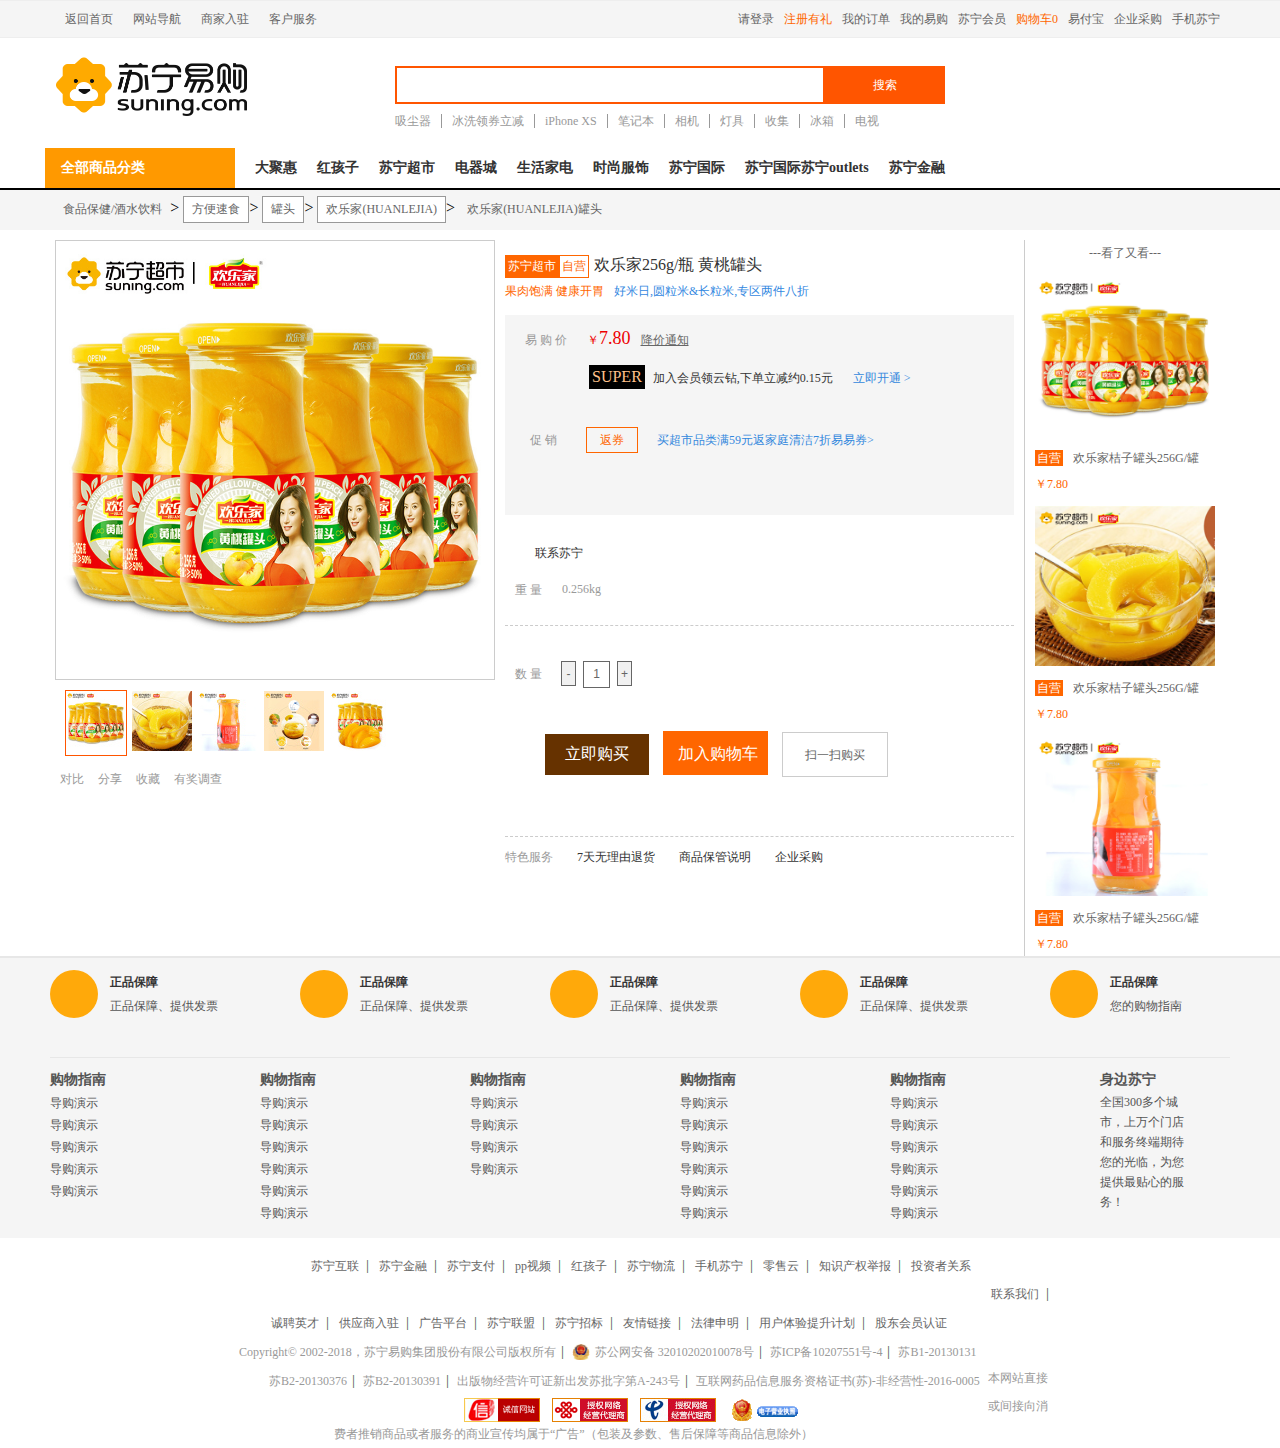
<file: businessWeb/detail.html>
<!DOCTYPE html>
<html>
	<head>
		<meta charset="UTF-8">
		<title></title>
		<link rel="stylesheet" href="css/detail.css" />
		<link rel="stylesheet" href="css/footer.css" />
		<link rel="stylesheet" href="//at.alicdn.com/t/font_863587_k14b5i12ie.css" />
		
	</head>
	<body>
		<div class="nav">
			<div class="nav_con">
				<ul class=nav_L>
					<li><a href="index.html"><b class="shop_suning shop-dingweiweizhi"></b>返回首页</a></li>
					<li class="xiala">
						网站导航<i class="shop_suning shop-pull_down"></i>
						<div class="daohangbiao"></div><!--导航表-->
					</li>
					<li class="xiala"><a href="login.html">商家入驻<i class="shop_suning shop-pull_down"></i></a></li>
					<li class="xiala">客户服务<i class="shop_suning shop-pull_down"></i></li>
				</ul>
				<ul class=nav_R>
					<li><a href="login.html">请登录</a></li>
					<li class="color"><a href="sign.html">注册有礼</a></li>
					<li class="xiala"><a href="login.html">我的订单<i class="shop_suning shop-pull_down"></i></a></li>
					<li class="xiala"><a href="login.html">我的易购<i class="shop_suning shop-pull_down"></i></a></li>
					<li><a href="login.html">苏宁会员</a></li>
					<li class="xiala color"><a href="shop_car.html"><b class="shop_suning shop-iconfont08"></b>购物车<p>0</p><i class="shop_suning shop-pull_down"></i></a></li>
					<li><a href="login.html">易付宝</a></li>
					<li><a href="login.html">企业采购</a></li>
					<li class="xiala"><a href="login.html">手机苏宁<i class="shop_suning shop-pull_down"></i></a></li>
				</ul>
			</div>
		</div>
		<div class="header">
			<a href="index.html">
				<img src="images/logo.png" alt="" />
			</a>
			<div class="header_R">
				<div class="sousuo">
					<span class="shop_suning shop-sousuo1"></span>
					<input type="text" />
					<button>搜索</button>
				</div>
				<div class="sousuo_kind">
					<li>吸尘器</li>
					<li>冰洗领券立减</li>
					<li>iPhone XS</li>
					<li>笔记本</li>
					<li>相机</li>
					<li>灯具</li>
					<li>收集</li>
					<li>冰箱</li>
					<li>电视</li>
				</div>
			</div>
		</div>
		<div class="all">
			<div class="all_shop"><a href=""><i class="shop_suning shop-mulu1"></i>全部商品分类</a></div>
			<ul class="all_tit">
				<li><a href="">大聚惠</a></li>
				<li><a href="">红孩子</a></li>
				<li><a href="">苏宁超市<i class="shop_suning shop-red"></i></a></li>
				<li><a href="">电器城</a></li>
				<li><a href="">生活家电</a></li>
				<li><a href="">时尚服饰</a></li>
				<li><a href="">苏宁国际</a></li>
				<li><a href="">苏宁国际苏宁outlets</a></li>
				<li><a href="">苏宁金融</a></li>
			</ul>
		</div>
		<div class="title">
			<div class="title_con">
				<a href="">食品保健/酒水饮料 </a>>
				<a href="" class="change">方便速食<i class="shop_suning shop-xiala"></i></a>>
				<a href="" class="change">罐头<i class="shop_suning shop-xiala"></i></a>>
				<a href="" class="change">欢乐家(HUANLEJIA)<i class="shop_suning shop-xiala"></i></a>>
				<a href="">欢乐家(HUANLEJIA)罐头</a>
			</div>
		</div>
		<div class="detail">
			<div class="box">
			    <div class="show-image">
			        <img src="images/big1.jpg" alt="">
			        <span class="filter"></span>			       
			    </div>
			    <div class="show-big-image">
			           <img src="images/largest1.jpg" alt="" id="big-image">
			   	</div>
			    <ul class="img-box">
			        <li class="active"><img src="images/small1.jpg" alt=""></li>
			        <li><img src="images/small2.jpg" alt=""></li>
			        <li ><img src="images/small3.jpg" alt=""></li>
			        <li><img src="images/small4.jpg" alt=""></li>
			        <li><img src="images/small5.jpg" alt=""></li>
			    </ul>
			    <div class="fenxiang">
			    	<a href=""><i class="shop_suning shop-red"></i>对比</a>
			    	<a href=""><i class="shop_suning shop-red"></i>分享</a>
			    	<a href=""><i class="shop_suning shop-red"></i>收藏</a>
			    	<a href=""><i class="shop_suning shop-red"></i>有奖调查</a>
			    </div>
    		</div>
    		<div class="xinxi">
    			<span class="xinxi-tit"><i>苏宁超市</i><b>自营</b><p class="shopname">欢乐家256g/瓶 黄桃罐头</p></span>
    			<span class="youhui"><b>果肉饱满 健康开胃</b><p>好米日,圆粒米&长粒米,专区两件八折</p></span>
    			<div class="xinxi-price">
    				<span class="yigoujia">
    					<p>易 购 价</p><i>￥</i><b class="shopprice">7.80</b><a href="">降价通知</a>
    				</span>
    				<span class="super"><i>SUPER</i>加入会员领云钻,下单立减约0.15元<a href="">立即开通 ></a></span>
    				<span class="cuxiao">
	    				<p>促 销</p>
	    				<b>返券</b>
	    				<i class="shop_suning shop-shuangjiantou"></i>
	    				<a href="">买超市品类满59元返家庭清洁7折易易券></a>
	    			</span>
    			</div>
    			<div class="weight">
    				<a><i class="shop_suning shop-ren"></i>联系苏宁</a>
    				<p>重 量</p><p>0.256kg</p>
    			</div>
    			<div class="add">
    				<div class="add-num">
    					<p>数 量</p>
    					<button class="reduce">-</button>
    					<input class="count" type="text" value="1">
    					<button class="augment">+</button>
    				</div>
    				<div class="add-car">
    					<button class="buy">立即购买</button>
    					<button class="car" attr-id="1"><i class="shop_suning shop-gouwuche"></i>加入购物车</button>
    					<span class="erweima"><i class="shop_suning shop-erweima1"></i>扫一扫购买<i class="shop_suning shop-pull_down"></i>
    						<img src="images/erweima.png" alt="" />
    					</span>
    				</div>
    			</div>
    			<div class="ser">
    				<p>特色服务</p>
    				<p><i class="shop_suning shop-tui"></i><a href="">7天无理由退货</a><b>无理由退货,购物更放心</b></p>
    				<p><i class="shop_suning shop-cun"></i><a href="">商品保管说明</a><b>商品保管说明</b></p>
    				<p><i class="shop_suning shop-qiye"></i><a href="">企业采购</a><b>针对企业客户采购的专业服务</b></p>
    			</div>
    		</div>
    		<div class="see">
    			<div class="see-tit">
    				<p>---看了又看---</p>
    			</div>
    			<div class="see-pic">
    				<a href="detail.html">
    					<img src="images/big1.jpg" alt="" />
	    				<p><i>自营</i>欢乐家桔子罐头256G/罐</p>
	    				<b>￥7.80</b>
    				</a>
    			</div>
    			<div class="see-pic">
    				<img src="images/big2.jpg" alt="" />
    				<p><i>自营</i>欢乐家桔子罐头256G/罐</p>
    				<b>￥7.80</b>
    			</div>
    			<div class="see-pic">
    				<img src="images/big3.jpg" alt="" />
    				<p><i>自营</i>欢乐家桔子罐头256G/罐</p>
    				<b>￥7.80</b>
    			</div>
    		</div>
		</div>
		<script type="text/javascript" src="js/jquery.js">
			
		</script>
		<script src="js/detail.js"></script>
		
		<script src="js/add.js"></script>
		<!--<script src="js/shop.js"></script>-->
		<script>
			big.init('.box');
		</script>
		<!--<script> 
			shopList.init('.xinxi');
		</script>-->
		<div class="service"></div>
		<div class="footer"></div>
		<script>
			$('.service').load('footer.html .service');
		   	$('.footer').load('footer.html .footer');	
   		</script>
	</body>
</html>
</file>
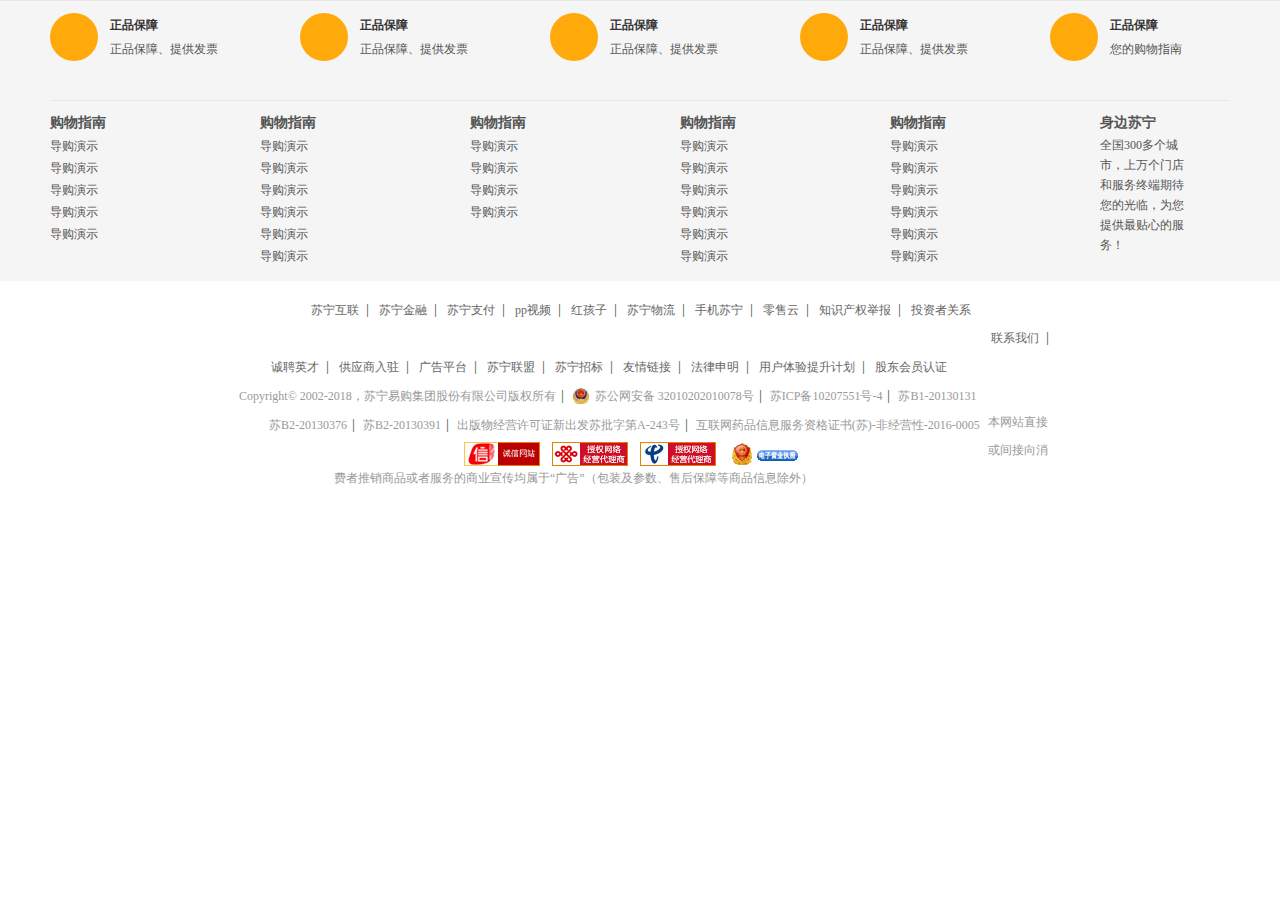
<file: businessWeb/footer.html>
<!DOCTYPE html>
<html>
	<head>
		<meta charset="UTF-8">
		<title></title>
		<link rel="stylesheet" href="css/footer.css" />
		<link rel="stylesheet" href="//at.alicdn.com/t/font_863587_ugt0l0mwcir.css" />
	</head>
	<body>
		<div class="service">
			<div class="service_con">
				<div class="service_top">
					<div class="service_t">
						<span class="ima">
							<a href="">
								<i class="shop_suning shop-301"></i>
							</a>
						</span>
						<span class="word">
							<a href="">正品保障</a>
							<p>正品保障、提供发票</p>
						</span>
					</div>
					<div class="service_t">
						<span class="ima">
							<a href="">
								<i class="shop_suning shop-jisuwuliu"></i>
							</a>
						</span>
						<span class="word">
							<a href="">正品保障</a>
							<p>正品保障、提供发票</p>
						</span>
					</div>
					<div class="service_t">
						<span class="ima">
							<a href="">
								<i class="shop_suning shop-shouhouwuyou"></i>
							</a>
						</span>
						<span class="word">
							<a href="">正品保障</a>
							<p>正品保障、提供发票</p>
						</span>
					</div>
					<div class="service_t">
						<span class="ima">
							<a href="">
								<i class="shop_suning shop-tesefuwu"></i>
							</a>
						</span>
						<span class="word">
							<a href="">正品保障</a>
							<p>正品保障、提供发票</p>
						</span>
					</div>
					<div class="service_t service_change">
						<span class="ima">
							<a href="">
								<i class="shop_suning shop-bangzhuzhongxin"></i>
							</a>
						</span>
						<span class="word">
							<a href="">正品保障</a>
							<p>您的购物指南</p>
						</span>
					</div>
				</div>
				<div class="service_bottom">
					<div class="service_b">
						<h5>购物指南</h5>
						<span>
							<a href="">导购演示</a>
							<a href="">导购演示</a>
							<a href="">导购演示</a>
							<a href="">导购演示</a>
							<a href="">导购演示</a>
						</span>
					</div>
					<div class="service_b">
						<h5>购物指南</h5>
						<span>
							<a href="">导购演示</a>
							<a href="">导购演示</a>
							<a href="">导购演示</a>
							<a href="">导购演示</a>
							<a href="">导购演示</a>
							<a href="">导购演示</a>
						</span>
					</div>
					<div class="service_b">
						<h5>购物指南</h5>
						<span>
							<a href="">导购演示</a>
							<a href="">导购演示</a>
							<a href="">导购演示</a>
							<a href="">导购演示</a>
						</span>
					</div>
					<div class="service_b">
						<h5>购物指南</h5>
						<span>
							<a href="">导购演示</a>
							<a href="">导购演示</a>
							<a href="">导购演示</a>
							<a href="">导购演示</a>
							<a href="">导购演示</a>
							<a href="">导购演示</a>
						</span>
					</div>
					<div class="service_b">
						<h5>购物指南</h5>
						<span>
							<a href="">导购演示</a>
							<a href="">导购演示</a>
							<a href="">导购演示</a>
							<a href="">导购演示</a>
							<a href="">导购演示</a>
							<a href="">导购演示</a>
						</span>
					</div>
					<div class="service_dif">
						<h5>身边苏宁</h5>
						<a href="">全国300多个城市，上万个门店和服务终端期待您的光临，为您提供最贴心的服务！</a>
					</div>
				</div>
			</div>
		</div>
		<div class="footer">
			<div class="footer_1">
				<li><a href="">苏宁互联</a></li>
				<li><a href="">苏宁金融</a></li>
				<li><a href="">苏宁支付</a></li>
				<li><a href="">pp视频</a></li>
				<li><a href="">红孩子</a></li>
				<li><a href="">苏宁物流</a></li>
				<li><a href="">手机苏宁</a></li>
				<li><a href="">零售云</a></li>
				<li><a href="">知识产权举报</a></li>
				<li><a href="" class="nobd">投资者关系</a></li>
			</div>
			<div class="footer_2">
				<li><a href="">联系我们</a></li>
				<li><a href="">诚聘英才</a></li>
				<li><a href="">供应商入驻</a></li>
				<li><a href="">广告平台</a></li>
				<li><a href="">苏宁联盟</a></li>
				<li><a href="">苏宁招标</a></li>
				<li><a href="">友情链接</a></li>
				<li><a href="">法律申明</a></li>
				<li><a href="">用户体验提升计划</a></li>
				<li><a href="" class="nobd">股东会员认证</a></li>
			</div>
			<div class="footer_3">
				<a>Copyright© 2002-2018，苏宁易购集团股份有限公司版权所有</a>
				<a href="">
					<img src="images/beianbgs.png" alt="">
					<p class="su">苏公网安备 32010202010078号</p>
				</a>
				<a href="">苏ICP备10207551号-4</a>
				<a href="" class="nobd">苏B1-20130131</a>
			</div>
			<div class="footer_4">
				<a href="">苏B2-20130376</a>
				<a href="">苏B2-20130391</a>
				<a href="">出版物经营许可证新出发苏批字第A-243号</a>
				<a href="" class="nobd">互联网药品信息服务资格证书(苏)-非经营性-2016-0005</a>
			</div>
			<div class="footer_5">
				<p>本网站直接或间接向消费者推销商品或者服务的商业宣传均属于“广告”（包装及参数、售后保障等商品信息除外）</p>
			</div>
			<div class="footer_6">
				<img src="images/chengxin.png" alt="" >
				<img src="images/unicom.png" alt="" >
				<img src="images/dianxin.jpg" alt="" >
				<img src="images/dianzi.png" alt="" >
			</div>
		</div>
	</body>
</html>
</file>
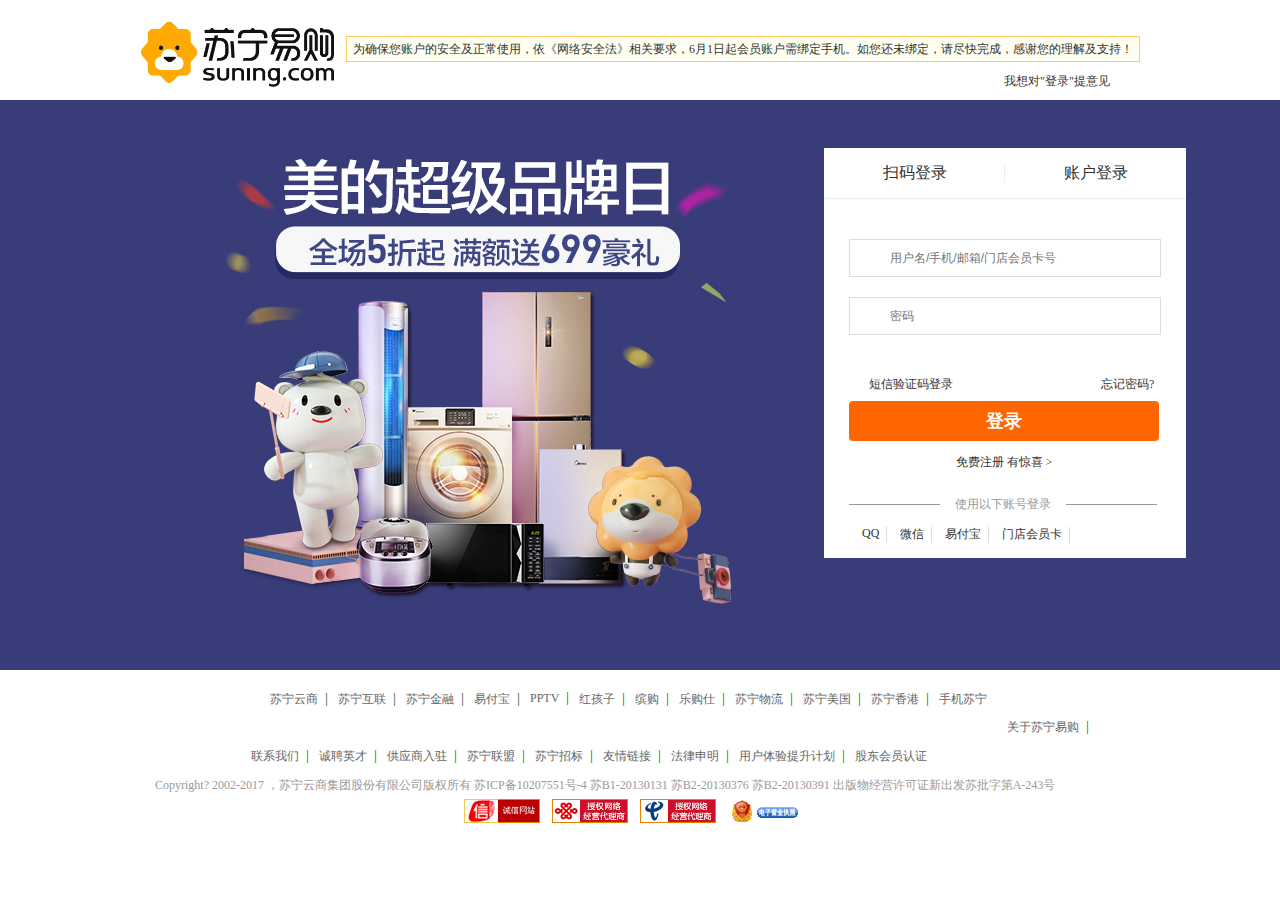
<file: businessWeb/login.html>
<!DOCTYPE html>
<html>
	<head>
		<meta charset="UTF-8">
		<title></title>
		<link rel="stylesheet" href="css/login.css" />
		<link rel="stylesheet" href="//at.alicdn.com/t/font_863587_u8ok3h4tgi8.css" />
	</head>
	<body>
		<div class="header">
			<a href="index.html">
				<img src="images/logo.png" alt="" />
			</a>
			<div class="header_R">
				<p>为确保您账户的安全及正常使用，依《网络安全法》相关要求，6月1日起会员账户需绑定手机。如您还未绑定，请尽快完成，感谢您的理解及支持！</p>
				<span>
					<i class="shop_suning shop-yijianfankui1"></i>
					<b>我想对"登录"提意见</b>
				</span>
			</div>
		</div>
		<div class="banner">
			<div class="banner_con">
				<div class="login">
					<div class="login_head">
						<a href="" class="login_code">扫码登录</a>
						<a href="" class="login_user">账户登录</a>
					</div>
					<div class="login_center">
						<form class="login_form" onsubmit="return false">
			                <div class="input user_name">
			                	<lable><i class="shop_suning shop-ren1"></i></lable>
			                	<input name="username" type="text"  placeholder="用户名/手机/邮箱/门店会员卡号">
			                </div>
			                <div class="input password">
			                	<lable><i class="shop_suning shop-suo"></i></lable>
			                	<input name="password" type="password" placeholder="密码">
			                </div>
			                <div class="login_message">
			                	<div class="left">
			             			<i class="shop_suning shop-shouji"></i>
			             			<a href="">短信验证码登录</a>
			                	</div>
			                	<a href="" class="right">忘记密码?</a>
			                </div>
			                <button type="submit" name="login-btn">登录</button>
            			</form>
					</div>
					<div class="sup">
			            <a href="">免费注册 有惊喜 ></a>
			        </div>
					<div class="login_foot">
						<div class="foot_1">
							<span class="line"></span>
							<span class="tex">使用以下账号登录</span>
							<span class="line"></span>
						</div>
						<div class="foot_2">
							<a href="" class="account qq">
								<i class="shop_suning shop-qq"></i>
								<p>QQ</p>
							</a>
							<a href="" class="account wx">
								<i class="shop_suning shop-weixin"></i>
								<p>微信</p>
							</a>
							<a href="" class="account yfb">
								<i class="shop_suning shop-yizhanggui"></i>
								<p>易付宝</p>
							</a>
							<a href="" class="account card">
								<p>门店会员卡</p>
							</a>
						</div>
					</div>
				</div>
			</div>
		</div>
		<div class="footer">
			<div class="footer_1">
				<li><a href="">苏宁云商</a></li>
				<li><a href="">苏宁互联</a></li>
				<li><a href="">苏宁金融</a></li>
				<li><a href="">易付宝</a></li>
				<li><a href="">PPTV</a></li>
				<li><a href="">红孩子</a></li>
				<li><a href="">缤购</a></li>
				<li><a href="">乐购仕</a></li>
				<li><a href="">苏宁物流</a></li>
				<li><a href="">苏宁美国</a></li>
				<li><a href="">苏宁香港</a></li>
				<li><a href="" class="nobd">手机苏宁</a></li>
			</div>
			<div class="footer_2">
				<li><a href="">关于苏宁易购</a></li>
				<li><a href="">联系我们</a></li>
				<li><a href="">诚聘英才</a></li>
				<li><a href="">供应商入驻</a></li>
				<li><a href="">苏宁联盟</a></li>
				<li><a href="">苏宁招标</a></li>
				<li><a href="">友情链接</a></li>
				<li><a href="">法律申明</a></li>
				<li><a href="">用户体验提升计划</a></li>
				<li><a href="" class="nobd">股东会员认证</a></li>
			</div>
			<div class="footer_3">
				<p>Copyright? 2002-2017 ，苏宁云商集团股份有限公司版权所有 苏ICP备10207551号-4 苏B1-20130131 苏B2-20130376 苏B2-20130391 出版物经营许可证新出发苏批字第A-243号</p>
			</div>
			<div class="footer_4">
				<img src="images/chengxin.png" alt="" >
				<img src="images/unicom.png" alt="" >
				<img src="images/dianxin.jpg" alt="" >
				<img src="images/dianzi.png" alt="" >
			</div>
		</div>
		<script src="js/common/ajax.js"></script>
		<script src="js/login.js"></script>
		<script>
			login.init('.login_form');
		</script>
	</body>
</html>
</file>
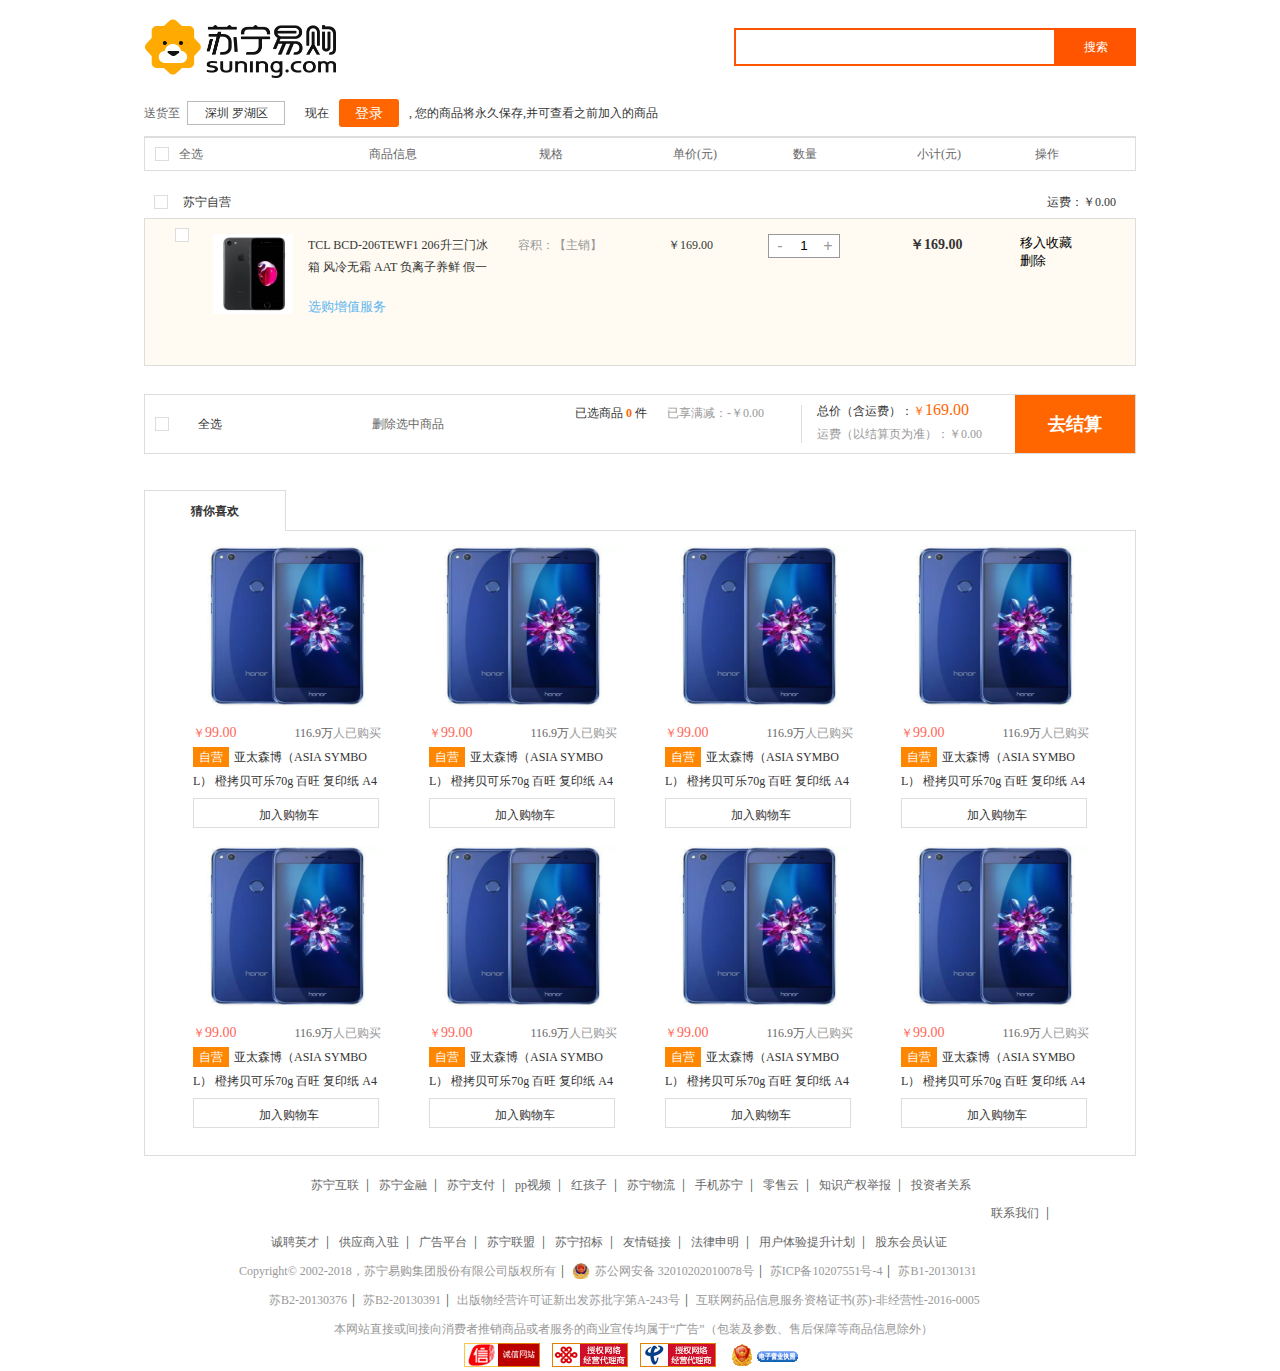
<file: businessWeb/shop_car.html>
<!DOCTYPE html>
<html>
	<head>
		<meta charset="UTF-8">
		<title></title>
		<link rel="stylesheet" href="css/shop_car.css" />
		<link rel="stylesheet" href="css/footer.css" />
		<link rel="stylesheet" href="//at.alicdn.com/t/font_863587_c0cp3o82jrc.css" />
	</head>
	<body>
		<div class="header">
			<a href="index.html">
				<img src="images/logo.png" alt="" />
			</a>
			<div class="header_R">
				<span class="shop_suning shop-sousuo1"></span>
				<input type="text" />
				<button>搜索</button>
			</div>
		</div>
		<div class="addr">
				<span class="address">送货至
					<p>深圳 罗湖区
						<i class="shop_suning shop-xiala" id="xia"></i>
						<i class="shop_suning shop-shangla" id="shang"></i>
					</p>
				</span>
				<span class="login">
					<p>现在</p>
					<button type="submit">登录</button>,
					您的商品将永久保存,并可查看之前加入的商品
				</span>
		</div>
		<div class="content">
			<div class="choose_all">
				<button class="choose_btn"></button>
				<p>全选</p>
				<p>商品信息</p>
				<p>规格</p>
				<p>单价(元)</p>
				<p>数量</p>
				<p>小计(元)</p>
				<p>操作</p>
			</div>
			<div class="add_shop">
				<div class="tit">
					<button class="choose_btn"></button>
					<p><i class="shop_suning shop-suningyigouicon"></i>苏宁自营</p>
					<b>运费：￥0.00</b>
				</div>
				<div class="message">
					<div class="message_btn mes">
						<button class="choose_btn"></button>
					</div>
					<div class="message_pic mes">
						<img src="images/good24.webp.jpg" alt="" />
					</div>
					<div class="message_tit mes">
						<p>TCL BCD-206TEWF1 206升三门冰箱 风冷无霜 AAT 负离子养鲜 假一赔十</p>
						<span><button>选购增值服务</button></span>
					</div>
					<div class="jianjie mes">
						<p>容积：【主销】2222</p>
					</div>
					<div class="price mes">
						<p>￥169.00</p>
					</div>
					<div class="mes_number mes">
						<button class="reduce">-</button>
						<input class="count" type="text" value="1">
						<button class="augment">+</button>
					</div>
					<div class="mes_priceAll mes">
						<p>￥169.00</p>
					</div>
					<div class="mes_move mes">
						<button>移入收藏</button>
						<button class='btn btn-danger del-btn'>删除</button>
					</div>
				</div>
			</div>
			<div class="end">
				<button class="choose_btn"></button>
				<button class="choose_all">全选</button>
				<button class="choose_del">删除选中商品</button>
				<span class="number">
					<p>已选商品<i>0</i>件</p>
					<p>已享满减：-￥0.00</p>
				</span>
				<button class="total">去结算</button>
				<span class="price">
					<p>总价（含运费）：<i>￥</i><b>169.00</b></p>
					<p>运费（以结算页为准）：￥0.00</p>
				</span>
			</div>
		</div>
		<!--<script src="js/add.js"></script>
		<script src="js/shop_car.js"></script>-->
		<!--<script src="js/jquery.js"></script>-->
		<!--<script>
			shop_car.init(.add_shop);
		</script>-->
		<div class="like">
			<div class="like_H">
				<p>猜你喜欢</p>
				<span></span>
			</div>
			<div class="like_con">
				<li>
					<a href=""><img src="images/good23.webp.jpg" alt="" /></a>
					<span>
						<p><i>￥</i>99.00</p>
						<p><i>116.9万</i>人已购买</p>
					</span>
					<a href="">
						<p class="title">
							<i>自营</i>亚太森博（ASIA SYMBO L） 橙拷贝可乐70g 百旺 复印纸 A4 5包装打印纸 500页/包
						</p>
					</a>
					<button>
						<i class="shop_suning shop-gouwuche"></i>
						加入购物车
					</button>
				</li>
				<li>
					<a href=""><img src="images/good23.webp.jpg" alt="" /></a>
					<span>
						<p><i>￥</i>99.00</p>
						<p><i>116.9万</i>人已购买</p>
					</span>
					<a href="">
						<p class="title">
							<i>自营</i>亚太森博（ASIA SYMBO L） 橙拷贝可乐70g 百旺 复印纸 A4 5包装打印纸 500页/包
						</p>
					</a>
					<button>
						<i class="shop_suning shop-gouwuche"></i>
						加入购物车
					</button>
				</li>
				<li>
					<a href=""><img src="images/good23.webp.jpg" alt="" /></a>
					<span>
						<p><i>￥</i>99.00</p>
						<p><i>116.9万</i>人已购买</p>
					</span>
					<a href="">
						<p class="title">
							<i>自营</i>亚太森博（ASIA SYMBO L） 橙拷贝可乐70g 百旺 复印纸 A4 5包装打印纸 500页/包
						</p>
					</a>
					<button>
						<i class="shop_suning shop-gouwuche"></i>
						加入购物车
					</button>
				</li>
				<li>
					<a href=""><img src="images/good23.webp.jpg" alt="" /></a>
					<span>
						<p><i>￥</i>99.00</p>
						<p><i>116.9万</i>人已购买</p>
					</span>
					<a href="">
						<p class="title">
							<i>自营</i>亚太森博（ASIA SYMBO L） 橙拷贝可乐70g 百旺 复印纸 A4 5包装打印纸 500页/包
						</p>
					</a>
					<button>
						<i class="shop_suning shop-gouwuche"></i>
						加入购物车
					</button>
				</li>
				<li>
					<a href=""><img src="images/good23.webp.jpg" alt="" /></a>
					<span>
						<p><i>￥</i>99.00</p>
						<p><i>116.9万</i>人已购买</p>
					</span>
					<a href="">
						<p class="title">
							<i>自营</i>亚太森博（ASIA SYMBO L） 橙拷贝可乐70g 百旺 复印纸 A4 5包装打印纸 500页/包
						</p>
					</a>
					<button>
						<i class="shop_suning shop-gouwuche"></i>
						加入购物车
					</button>
				</li>
				<li>
					<a href=""><img src="images/good23.webp.jpg" alt="" /></a>
					<span>
						<p><i>￥</i>99.00</p>
						<p><i>116.9万</i>人已购买</p>
					</span>
					<a href="">
						<p class="title">
							<i>自营</i>亚太森博（ASIA SYMBO L） 橙拷贝可乐70g 百旺 复印纸 A4 5包装打印纸 500页/包
						</p>
					</a>
					<button>
						<i class="shop_suning shop-gouwuche"></i>
						加入购物车
					</button>
				</li>
				<li>
					<a href=""><img src="images/good23.webp.jpg" alt="" /></a>
					<span>
						<p><i>￥</i>99.00</p>
						<p><i>116.9万</i>人已购买</p>
					</span>
					<a href="">
						<p class="title">
							<i>自营</i>亚太森博（ASIA SYMBO L） 橙拷贝可乐70g 百旺 复印纸 A4 5包装打印纸 500页/包
						</p>
					</a>
					<button>
						<i class="shop_suning shop-gouwuche"></i>
						加入购物车
					</button>
				</li>
				<li>
					<a href=""><img src="images/good23.webp.jpg" alt="" /></a>
					<span>
						<p><i>￥</i>99.00</p>
						<p><i>116.9万</i>人已购买</p>
					</span>
					<a href="">
						<p class="title">
							<i>自营</i>亚太森博（ASIA SYMBO L） 橙拷贝可乐70g 百旺 复印纸 A4 5包装打印纸 500页/包
						</p>
					</a>
					<button>
						<i class="shop_suning shop-gouwuche"></i>
						加入购物车
					</button>
				</li>
			</div>
		</div>
		<div class="footer"></div>
		<script src="js/jquery.js"></script>
		<script src="js/shop_car.js"></script>
		<script>
		   	$('.footer').load('footer.html .footer');
   		</script>
	
	</body>
</html>
</file>
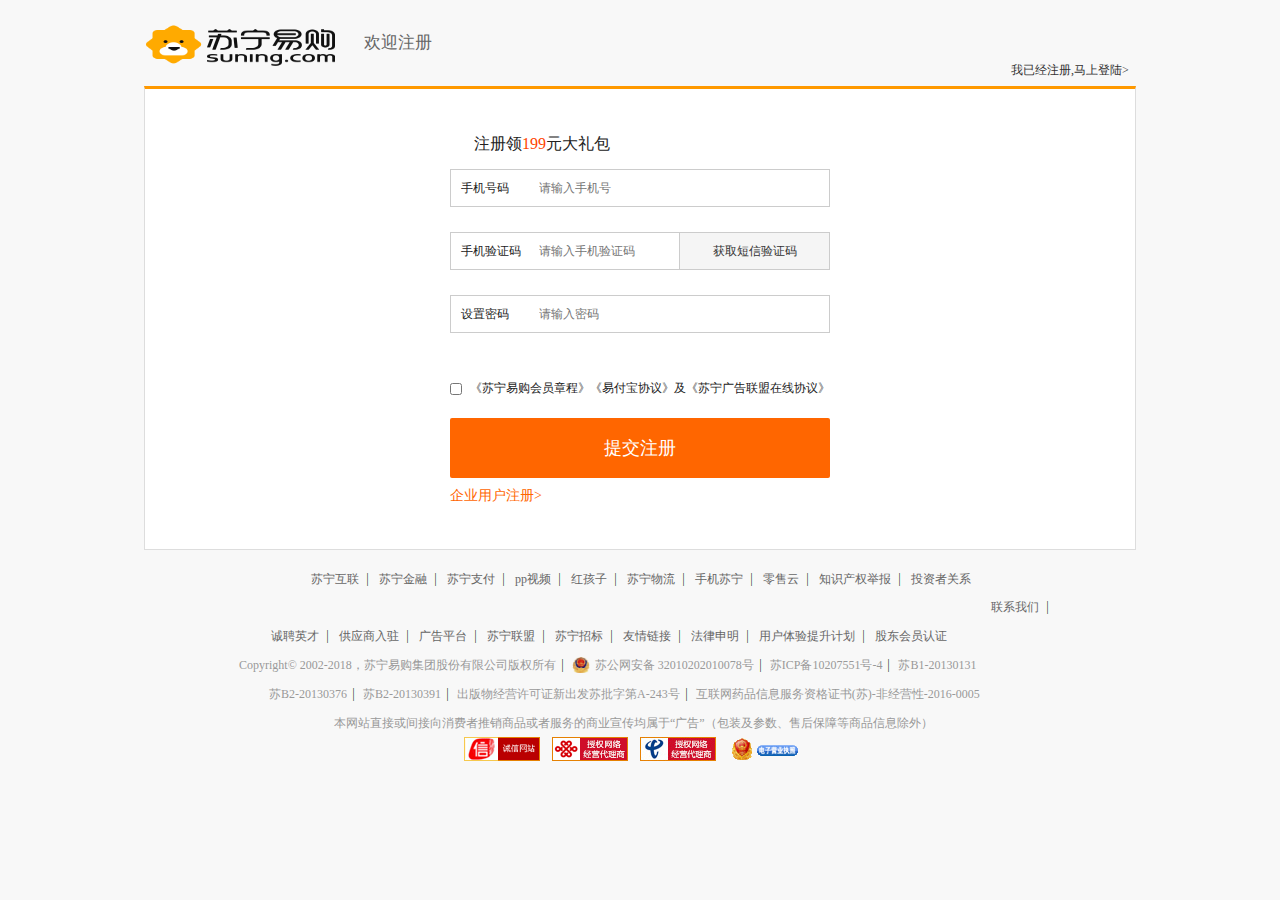
<file: businessWeb/sign.html>
<!DOCTYPE html>
<html>
	<head>
		<meta charset="UTF-8">
		<title></title>
		<link rel="stylesheet" href="css/sign.css">
		<link rel="stylesheet" href="//at.alicdn.com/t/font_863587_u8ok3h4tgi8.css" />
	</head>
	<body>
		<div class="header">
			<div class="header_left">
				<a href="index.html"><img src="images/logo.png" alt=""></a>
				<p>欢迎注册</p>
			</div>
			<div class="header_right">
				<a href="login.html">我已经注册,马上登陆></a>
			</div>
		</div>
		<div class="center">
			<form class="sign_form" onsubmit="return false">
               	<div class="gift">
               		<i class="shop_suning shop-weibiaoti1"></i>
               		 <h1>注册领<b>199</b>元大礼包</h1>
               	</div>
                <div class="phone phone_number">
                	<span>
                		<label for="phone">手机号码</label>
                	</span>
                	<input type="text" class="form-control" id="phone" name="phone" placeholder="请输入手机号" data-error="手机号格式不正确">
           			<p class=""></p>
                </div>
                <div class="phone phone_code">
                	<span>
                		<label>手机验证码</label>
                	</span>
                	<input type="text" placeholder="请输入手机验证码">
                	<button type="submit">获取短信验证码</button>
                	<p class=""></p>
                </div>
                <div class="phone password">
                	<span>
                		<label for="password">设置密码</label>
                	</span>               	
            		<input type="password" class="form-control" id="password" name="password" placeholder="请输入密码" data-error="密码格式不正确">
            		<p class=""></p>
                </div>
                <div class="agreement">
                	<input type="checkbox">
                	<p>《苏宁易购会员章程》《易付宝协议》及《苏宁广告联盟在线协议》</p>
                </div>
                <button class="sign_btn btn-success" name="sign-btn" type="submit">提交注册</button>
                <div class="user_sign">
                	<i class="shop_suning shop-qiyegongchangjianzhu"></i>
                	<a href="">企业用户注册></a>
                </div>
            </form>
		</div>
		<script src="js/sign.js"></script>
		<script>
		    verification.init()
		</script>
		<div class="footer">
			<div class="footer_1">
				<li><a href="">苏宁互联</a></li>
				<li><a href="">苏宁金融</a></li>
				<li><a href="">苏宁支付</a></li>
				<li><a href="">pp视频</a></li>
				<li><a href="">红孩子</a></li>
				<li><a href="">苏宁物流</a></li>
				<li><a href="">手机苏宁</a></li>
				<li><a href="">零售云</a></li>
				<li><a href="">知识产权举报</a></li>
				<li><a href="" class="nobd">投资者关系</a></li>
			</div>
			<div class="footer_2">
				<li><a href="">联系我们</a></li>
				<li><a href="">诚聘英才</a></li>
				<li><a href="">供应商入驻</a></li>
				<li><a href="">广告平台</a></li>
				<li><a href="">苏宁联盟</a></li>
				<li><a href="">苏宁招标</a></li>
				<li><a href="">友情链接</a></li>
				<li><a href="">法律申明</a></li>
				<li><a href="">用户体验提升计划</a></li>
				<li><a href="" class="nobd">股东会员认证</a></li>
			</div>
			<div class="footer_3">
				<a>Copyright© 2002-2018，苏宁易购集团股份有限公司版权所有</a>
				<a href="">
					<img src="images/beianbgs.png" alt="">
					<p>苏公网安备 32010202010078号</p>
				</a>
				<a href="">苏ICP备10207551号-4</a>
				<a href="" class="nobd">苏B1-20130131</a>
			</div>
			<div class="footer_4">
				<a href="">苏B2-20130376</a>
				<a href="">苏B2-20130391</a>
				<a href="">出版物经营许可证新出发苏批字第A-243号</a>
				<a href="" class="nobd">互联网药品信息服务资格证书(苏)-非经营性-2016-0005</a>
			</div>
			<div class="footer_5">
				<p>本网站直接或间接向消费者推销商品或者服务的商业宣传均属于“广告”（包装及参数、售后保障等商品信息除外）</p>
			</div>
			<div class="footer_6">
				<img src="images/chengxin.png" alt="" >
				<img src="images/unicom.png" alt="" >
				<img src="images/dianxin.jpg" alt="" >
				<img src="images/dianzi.png" alt="" >
			</div>
		</div>
		<script src="js/common/ajax.js"></script>
		<script src="js/sign.js"></script>
		<script>
			login.init('.sign_form');
		</script>
	</body>
</html>
</file>
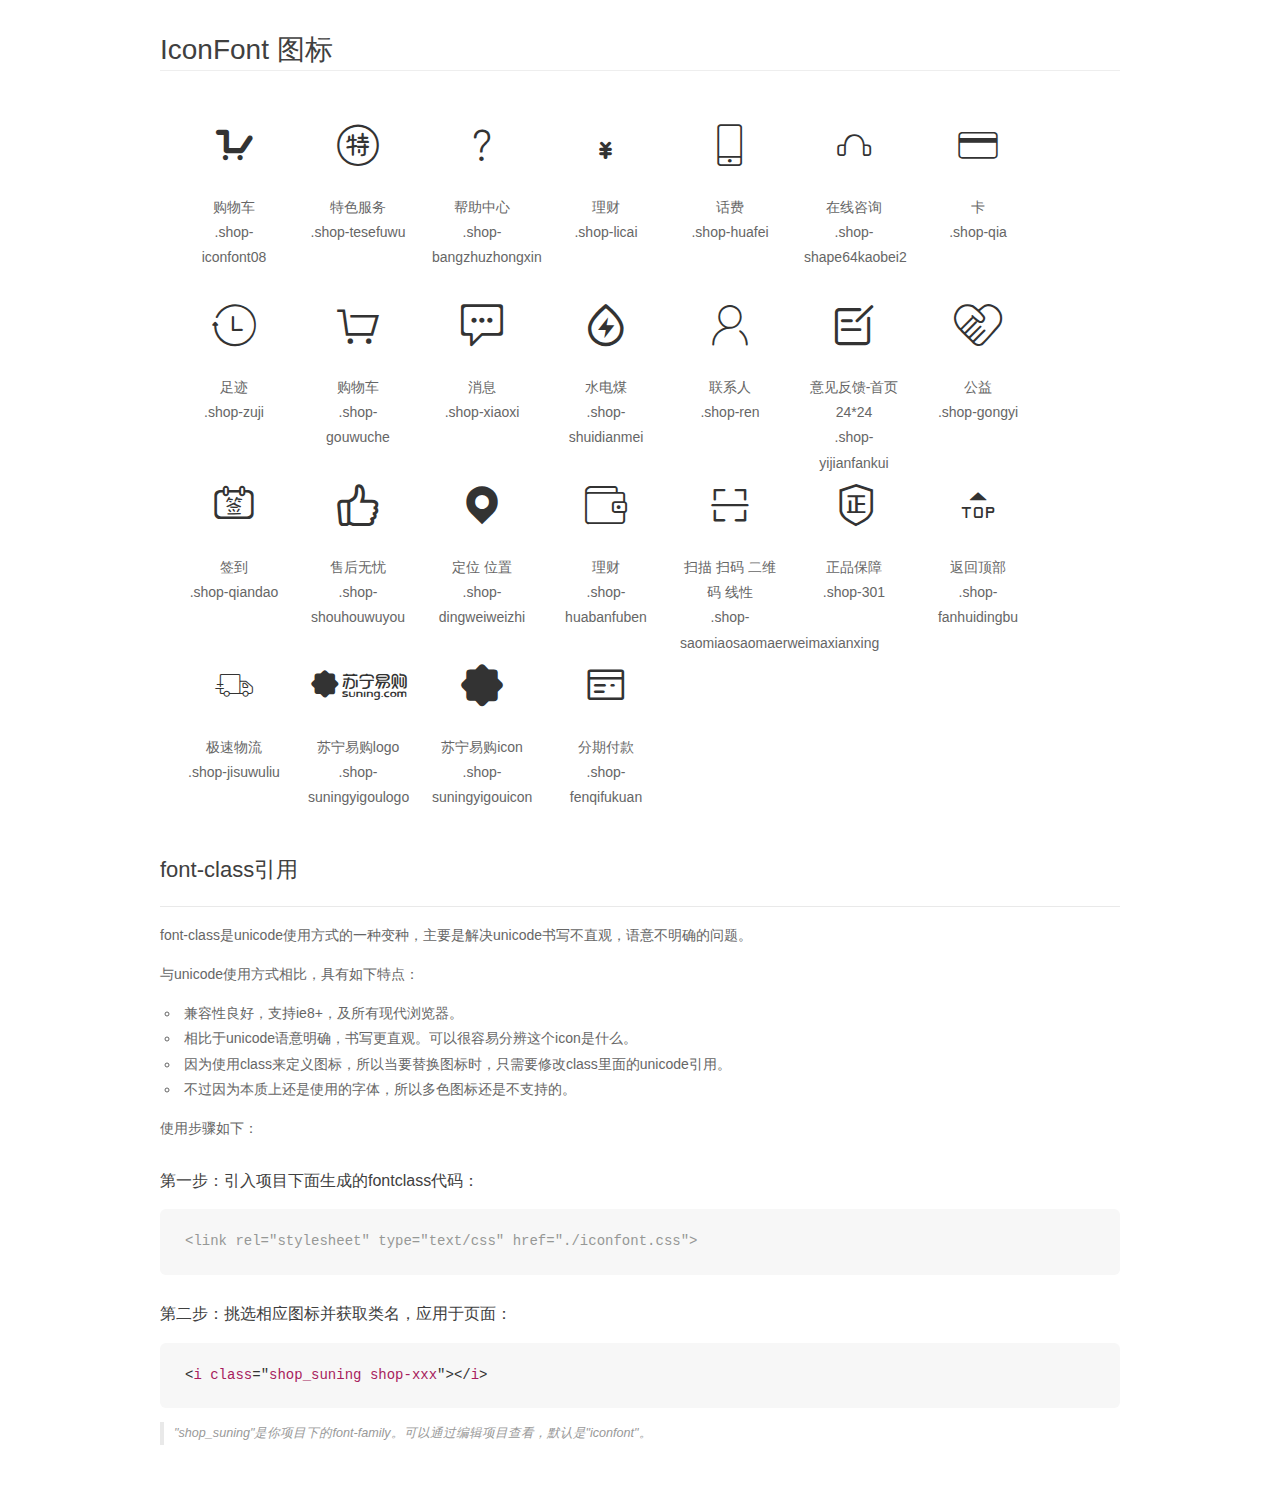
<file: businessWeb/iconfont/demo_fontclass.html>
<!DOCTYPE html>
<html>
<head>
    <meta charset="utf-8"/>
    <title>IconFont</title>
    <link rel="stylesheet" href="demo.css">
    <link rel="stylesheet" href="iconfont.css">
</head>
<body>
    <div class="main markdown">
        <h1>IconFont 图标</h1>
        <ul class="icon_lists clear">
            
                <li>
                <i class="icon shop_suning shop-iconfont08"></i>
                    <div class="name">购物车</div>
                    <div class="fontclass">.shop-iconfont08</div>
                </li>
            
                <li>
                <i class="icon shop_suning shop-tesefuwu"></i>
                    <div class="name">特色服务</div>
                    <div class="fontclass">.shop-tesefuwu</div>
                </li>
            
                <li>
                <i class="icon shop_suning shop-bangzhuzhongxin"></i>
                    <div class="name">帮助中心</div>
                    <div class="fontclass">.shop-bangzhuzhongxin</div>
                </li>
            
                <li>
                <i class="icon shop_suning shop-licai"></i>
                    <div class="name">理财</div>
                    <div class="fontclass">.shop-licai</div>
                </li>
            
                <li>
                <i class="icon shop_suning shop-huafei"></i>
                    <div class="name">话费</div>
                    <div class="fontclass">.shop-huafei</div>
                </li>
            
                <li>
                <i class="icon shop_suning shop-shape64kaobei2"></i>
                    <div class="name">在线咨询</div>
                    <div class="fontclass">.shop-shape64kaobei2</div>
                </li>
            
                <li>
                <i class="icon shop_suning shop-qia"></i>
                    <div class="name">卡</div>
                    <div class="fontclass">.shop-qia</div>
                </li>
            
                <li>
                <i class="icon shop_suning shop-zuji"></i>
                    <div class="name">足迹</div>
                    <div class="fontclass">.shop-zuji</div>
                </li>
            
                <li>
                <i class="icon shop_suning shop-gouwuche"></i>
                    <div class="name">购物车</div>
                    <div class="fontclass">.shop-gouwuche</div>
                </li>
            
                <li>
                <i class="icon shop_suning shop-xiaoxi"></i>
                    <div class="name">消息</div>
                    <div class="fontclass">.shop-xiaoxi</div>
                </li>
            
                <li>
                <i class="icon shop_suning shop-shuidianmei"></i>
                    <div class="name">水电煤</div>
                    <div class="fontclass">.shop-shuidianmei</div>
                </li>
            
                <li>
                <i class="icon shop_suning shop-ren"></i>
                    <div class="name">联系人</div>
                    <div class="fontclass">.shop-ren</div>
                </li>
            
                <li>
                <i class="icon shop_suning shop-yijianfankui"></i>
                    <div class="name">意见反馈-首页24*24</div>
                    <div class="fontclass">.shop-yijianfankui</div>
                </li>
            
                <li>
                <i class="icon shop_suning shop-gongyi"></i>
                    <div class="name">公益</div>
                    <div class="fontclass">.shop-gongyi</div>
                </li>
            
                <li>
                <i class="icon shop_suning shop-qiandao"></i>
                    <div class="name">签到</div>
                    <div class="fontclass">.shop-qiandao</div>
                </li>
            
                <li>
                <i class="icon shop_suning shop-shouhouwuyou"></i>
                    <div class="name">售后无忧</div>
                    <div class="fontclass">.shop-shouhouwuyou</div>
                </li>
            
                <li>
                <i class="icon shop_suning shop-dingweiweizhi"></i>
                    <div class="name">定位 位置</div>
                    <div class="fontclass">.shop-dingweiweizhi</div>
                </li>
            
                <li>
                <i class="icon shop_suning shop-huabanfuben"></i>
                    <div class="name">理财</div>
                    <div class="fontclass">.shop-huabanfuben</div>
                </li>
            
                <li>
                <i class="icon shop_suning shop-saomiaosaomaerweimaxianxing"></i>
                    <div class="name">扫描 扫码 二维码 线性</div>
                    <div class="fontclass">.shop-saomiaosaomaerweimaxianxing</div>
                </li>
            
                <li>
                <i class="icon shop_suning shop-301"></i>
                    <div class="name">正品保障</div>
                    <div class="fontclass">.shop-301</div>
                </li>
            
                <li>
                <i class="icon shop_suning shop-fanhuidingbu"></i>
                    <div class="name">返回顶部</div>
                    <div class="fontclass">.shop-fanhuidingbu</div>
                </li>
            
                <li>
                <i class="icon shop_suning shop-jisuwuliu"></i>
                    <div class="name">极速物流</div>
                    <div class="fontclass">.shop-jisuwuliu</div>
                </li>
            
                <li>
                <i class="icon shop_suning shop-suningyigoulogo"></i>
                    <div class="name">苏宁易购logo</div>
                    <div class="fontclass">.shop-suningyigoulogo</div>
                </li>
            
                <li>
                <i class="icon shop_suning shop-suningyigouicon"></i>
                    <div class="name">苏宁易购icon</div>
                    <div class="fontclass">.shop-suningyigouicon</div>
                </li>
            
                <li>
                <i class="icon shop_suning shop-fenqifukuan"></i>
                    <div class="name">分期付款</div>
                    <div class="fontclass">.shop-fenqifukuan</div>
                </li>
            
        </ul>

        <h2 id="font-class-">font-class引用</h2>
        <hr>

        <p>font-class是unicode使用方式的一种变种，主要是解决unicode书写不直观，语意不明确的问题。</p>
        <p>与unicode使用方式相比，具有如下特点：</p>
        <ul>
        <li>兼容性良好，支持ie8+，及所有现代浏览器。</li>
        <li>相比于unicode语意明确，书写更直观。可以很容易分辨这个icon是什么。</li>
        <li>因为使用class来定义图标，所以当要替换图标时，只需要修改class里面的unicode引用。</li>
        <li>不过因为本质上还是使用的字体，所以多色图标还是不支持的。</li>
        </ul>
        <p>使用步骤如下：</p>
        <h3 id="-fontclass-">第一步：引入项目下面生成的fontclass代码：</h3>


        <pre><code class="lang-js hljs javascript"><span class="hljs-comment">&lt;link rel="stylesheet" type="text/css" href="./iconfont.css"&gt;</span></code></pre>
        <h3 id="-">第二步：挑选相应图标并获取类名，应用于页面：</h3>
        <pre><code class="lang-css hljs">&lt;<span class="hljs-selector-tag">i</span> <span class="hljs-selector-tag">class</span>="<span class="hljs-selector-tag">shop_suning</span> <span class="hljs-selector-tag">shop-xxx</span>"&gt;&lt;/<span class="hljs-selector-tag">i</span>&gt;</code></pre>
        <blockquote>
        <p>"shop_suning"是你项目下的font-family。可以通过编辑项目查看，默认是"iconfont"。</p>
        </blockquote>
    </div>
</body>
</html>
</file>
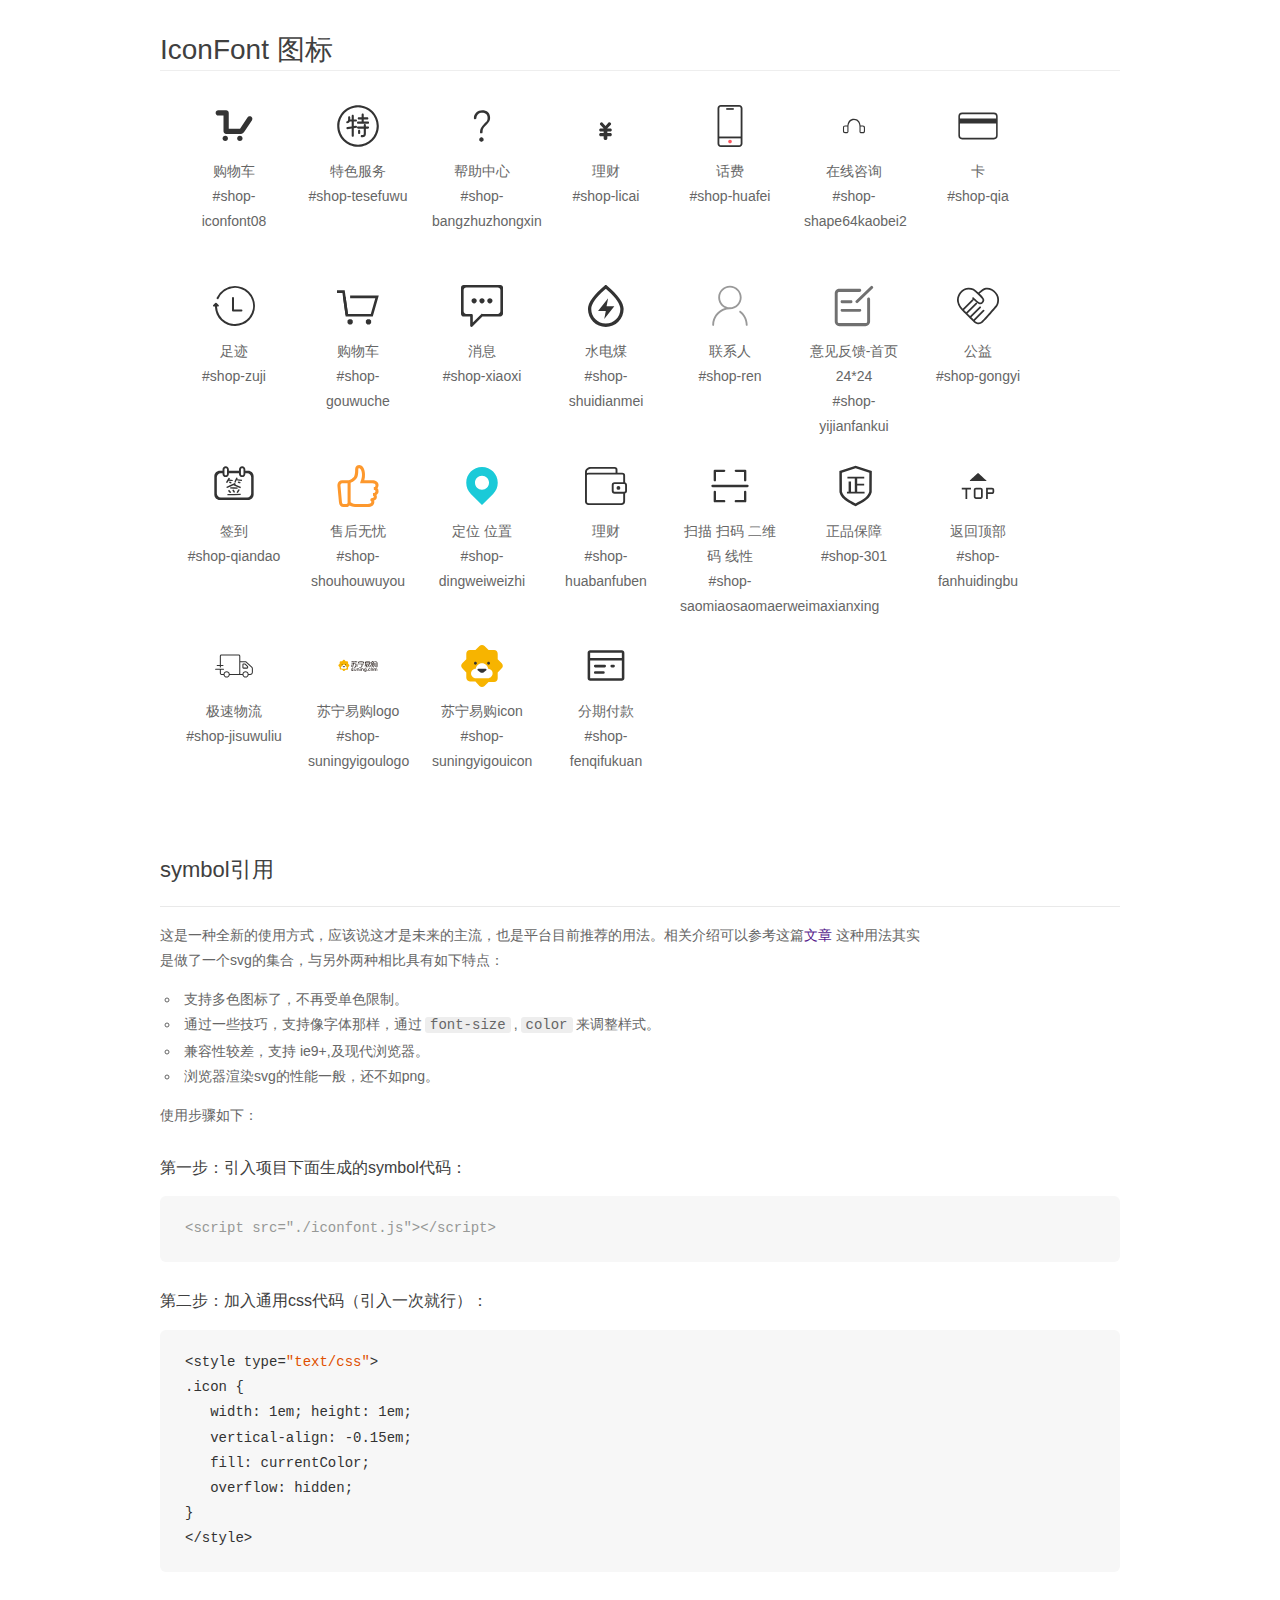
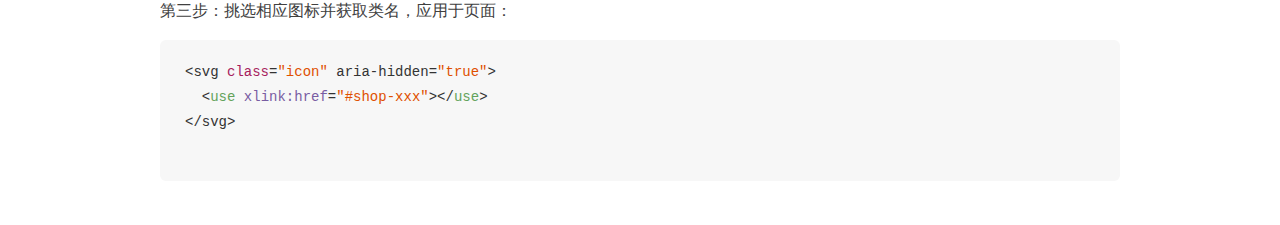
<file: businessWeb/iconfont/demo_symbol.html>
<!DOCTYPE html>
<html>
<head>
    <meta charset="utf-8"/>
    <title>IconFont</title>
    <link rel="stylesheet" href="demo.css">
    <script src="iconfont.js"></script>

    <style type="text/css">
        .icon {
          /* 通过设置 font-size 来改变图标大小 */
          width: 1em; height: 1em;
          /* 图标和文字相邻时，垂直对齐 */
          vertical-align: -0.15em;
          /* 通过设置 color 来改变 SVG 的颜色/fill */
          fill: currentColor;
          /* path 和 stroke 溢出 viewBox 部分在 IE 下会显示
             normalize.css 中也包含这行 */
          overflow: hidden;
        }

    </style>
</head>
<body>
    <div class="main markdown">
        <h1>IconFont 图标</h1>
        <ul class="icon_lists clear">
            
                <li>
                    <svg class="icon" aria-hidden="true">
                        <use xlink:href="#shop-iconfont08"></use>
                    </svg>
                    <div class="name">购物车</div>
                    <div class="fontclass">#shop-iconfont08</div>
                </li>
            
                <li>
                    <svg class="icon" aria-hidden="true">
                        <use xlink:href="#shop-tesefuwu"></use>
                    </svg>
                    <div class="name">特色服务</div>
                    <div class="fontclass">#shop-tesefuwu</div>
                </li>
            
                <li>
                    <svg class="icon" aria-hidden="true">
                        <use xlink:href="#shop-bangzhuzhongxin"></use>
                    </svg>
                    <div class="name">帮助中心</div>
                    <div class="fontclass">#shop-bangzhuzhongxin</div>
                </li>
            
                <li>
                    <svg class="icon" aria-hidden="true">
                        <use xlink:href="#shop-licai"></use>
                    </svg>
                    <div class="name">理财</div>
                    <div class="fontclass">#shop-licai</div>
                </li>
            
                <li>
                    <svg class="icon" aria-hidden="true">
                        <use xlink:href="#shop-huafei"></use>
                    </svg>
                    <div class="name">话费</div>
                    <div class="fontclass">#shop-huafei</div>
                </li>
            
                <li>
                    <svg class="icon" aria-hidden="true">
                        <use xlink:href="#shop-shape64kaobei2"></use>
                    </svg>
                    <div class="name">在线咨询</div>
                    <div class="fontclass">#shop-shape64kaobei2</div>
                </li>
            
                <li>
                    <svg class="icon" aria-hidden="true">
                        <use xlink:href="#shop-qia"></use>
                    </svg>
                    <div class="name">卡</div>
                    <div class="fontclass">#shop-qia</div>
                </li>
            
                <li>
                    <svg class="icon" aria-hidden="true">
                        <use xlink:href="#shop-zuji"></use>
                    </svg>
                    <div class="name">足迹</div>
                    <div class="fontclass">#shop-zuji</div>
                </li>
            
                <li>
                    <svg class="icon" aria-hidden="true">
                        <use xlink:href="#shop-gouwuche"></use>
                    </svg>
                    <div class="name">购物车</div>
                    <div class="fontclass">#shop-gouwuche</div>
                </li>
            
                <li>
                    <svg class="icon" aria-hidden="true">
                        <use xlink:href="#shop-xiaoxi"></use>
                    </svg>
                    <div class="name">消息</div>
                    <div class="fontclass">#shop-xiaoxi</div>
                </li>
            
                <li>
                    <svg class="icon" aria-hidden="true">
                        <use xlink:href="#shop-shuidianmei"></use>
                    </svg>
                    <div class="name">水电煤</div>
                    <div class="fontclass">#shop-shuidianmei</div>
                </li>
            
                <li>
                    <svg class="icon" aria-hidden="true">
                        <use xlink:href="#shop-ren"></use>
                    </svg>
                    <div class="name">联系人</div>
                    <div class="fontclass">#shop-ren</div>
                </li>
            
                <li>
                    <svg class="icon" aria-hidden="true">
                        <use xlink:href="#shop-yijianfankui"></use>
                    </svg>
                    <div class="name">意见反馈-首页24*24</div>
                    <div class="fontclass">#shop-yijianfankui</div>
                </li>
            
                <li>
                    <svg class="icon" aria-hidden="true">
                        <use xlink:href="#shop-gongyi"></use>
                    </svg>
                    <div class="name">公益</div>
                    <div class="fontclass">#shop-gongyi</div>
                </li>
            
                <li>
                    <svg class="icon" aria-hidden="true">
                        <use xlink:href="#shop-qiandao"></use>
                    </svg>
                    <div class="name">签到</div>
                    <div class="fontclass">#shop-qiandao</div>
                </li>
            
                <li>
                    <svg class="icon" aria-hidden="true">
                        <use xlink:href="#shop-shouhouwuyou"></use>
                    </svg>
                    <div class="name">售后无忧</div>
                    <div class="fontclass">#shop-shouhouwuyou</div>
                </li>
            
                <li>
                    <svg class="icon" aria-hidden="true">
                        <use xlink:href="#shop-dingweiweizhi"></use>
                    </svg>
                    <div class="name">定位 位置</div>
                    <div class="fontclass">#shop-dingweiweizhi</div>
                </li>
            
                <li>
                    <svg class="icon" aria-hidden="true">
                        <use xlink:href="#shop-huabanfuben"></use>
                    </svg>
                    <div class="name">理财</div>
                    <div class="fontclass">#shop-huabanfuben</div>
                </li>
            
                <li>
                    <svg class="icon" aria-hidden="true">
                        <use xlink:href="#shop-saomiaosaomaerweimaxianxing"></use>
                    </svg>
                    <div class="name">扫描 扫码 二维码 线性</div>
                    <div class="fontclass">#shop-saomiaosaomaerweimaxianxing</div>
                </li>
            
                <li>
                    <svg class="icon" aria-hidden="true">
                        <use xlink:href="#shop-301"></use>
                    </svg>
                    <div class="name">正品保障</div>
                    <div class="fontclass">#shop-301</div>
                </li>
            
                <li>
                    <svg class="icon" aria-hidden="true">
                        <use xlink:href="#shop-fanhuidingbu"></use>
                    </svg>
                    <div class="name">返回顶部</div>
                    <div class="fontclass">#shop-fanhuidingbu</div>
                </li>
            
                <li>
                    <svg class="icon" aria-hidden="true">
                        <use xlink:href="#shop-jisuwuliu"></use>
                    </svg>
                    <div class="name">极速物流</div>
                    <div class="fontclass">#shop-jisuwuliu</div>
                </li>
            
                <li>
                    <svg class="icon" aria-hidden="true">
                        <use xlink:href="#shop-suningyigoulogo"></use>
                    </svg>
                    <div class="name">苏宁易购logo</div>
                    <div class="fontclass">#shop-suningyigoulogo</div>
                </li>
            
                <li>
                    <svg class="icon" aria-hidden="true">
                        <use xlink:href="#shop-suningyigouicon"></use>
                    </svg>
                    <div class="name">苏宁易购icon</div>
                    <div class="fontclass">#shop-suningyigouicon</div>
                </li>
            
                <li>
                    <svg class="icon" aria-hidden="true">
                        <use xlink:href="#shop-fenqifukuan"></use>
                    </svg>
                    <div class="name">分期付款</div>
                    <div class="fontclass">#shop-fenqifukuan</div>
                </li>
            
        </ul>


        <h2 id="symbol-">symbol引用</h2>
        <hr>

        <p>这是一种全新的使用方式，应该说这才是未来的主流，也是平台目前推荐的用法。相关介绍可以参考这篇<a href="">文章</a>
        这种用法其实是做了一个svg的集合，与另外两种相比具有如下特点：</p>
        <ul>
          <li>支持多色图标了，不再受单色限制。</li>
          <li>通过一些技巧，支持像字体那样，通过<code>font-size</code>,<code>color</code>来调整样式。</li>
          <li>兼容性较差，支持 ie9+,及现代浏览器。</li>
          <li>浏览器渲染svg的性能一般，还不如png。</li>
        </ul>
        <p>使用步骤如下：</p>
        <h3 id="-symbol-">第一步：引入项目下面生成的symbol代码：</h3>
        <pre><code class="lang-js hljs javascript"><span class="hljs-comment">&lt;script src="./iconfont.js"&gt;&lt;/script&gt;</span></code></pre>
        <h3 id="-css-">第二步：加入通用css代码（引入一次就行）：</h3>
        <pre><code class="lang-js hljs javascript">&lt;style type=<span class="hljs-string">"text/css"</span>&gt;
.icon {
   width: <span class="hljs-number">1</span>em; height: <span class="hljs-number">1</span>em;
   vertical-align: <span class="hljs-number">-0.15</span>em;
   fill: currentColor;
   overflow: hidden;
}
&lt;<span class="hljs-regexp">/style&gt;</span></code></pre>
        <h3 id="-">第三步：挑选相应图标并获取类名，应用于页面：</h3>
        <pre><code class="lang-js hljs javascript">&lt;svg <span class="hljs-class"><span class="hljs-keyword">class</span></span>=<span class="hljs-string">"icon"</span> aria-hidden=<span class="hljs-string">"true"</span>&gt;<span class="xml"><span class="hljs-tag">
  &lt;<span class="hljs-name">use</span> <span class="hljs-attr">xlink:href</span>=<span class="hljs-string">"#shop-xxx"</span>&gt;</span><span class="hljs-tag">&lt;/<span class="hljs-name">use</span>&gt;</span>
</span>&lt;<span class="hljs-regexp">/svg&gt;
        </span></code></pre>
    </div>
</body>
</html>
</file>
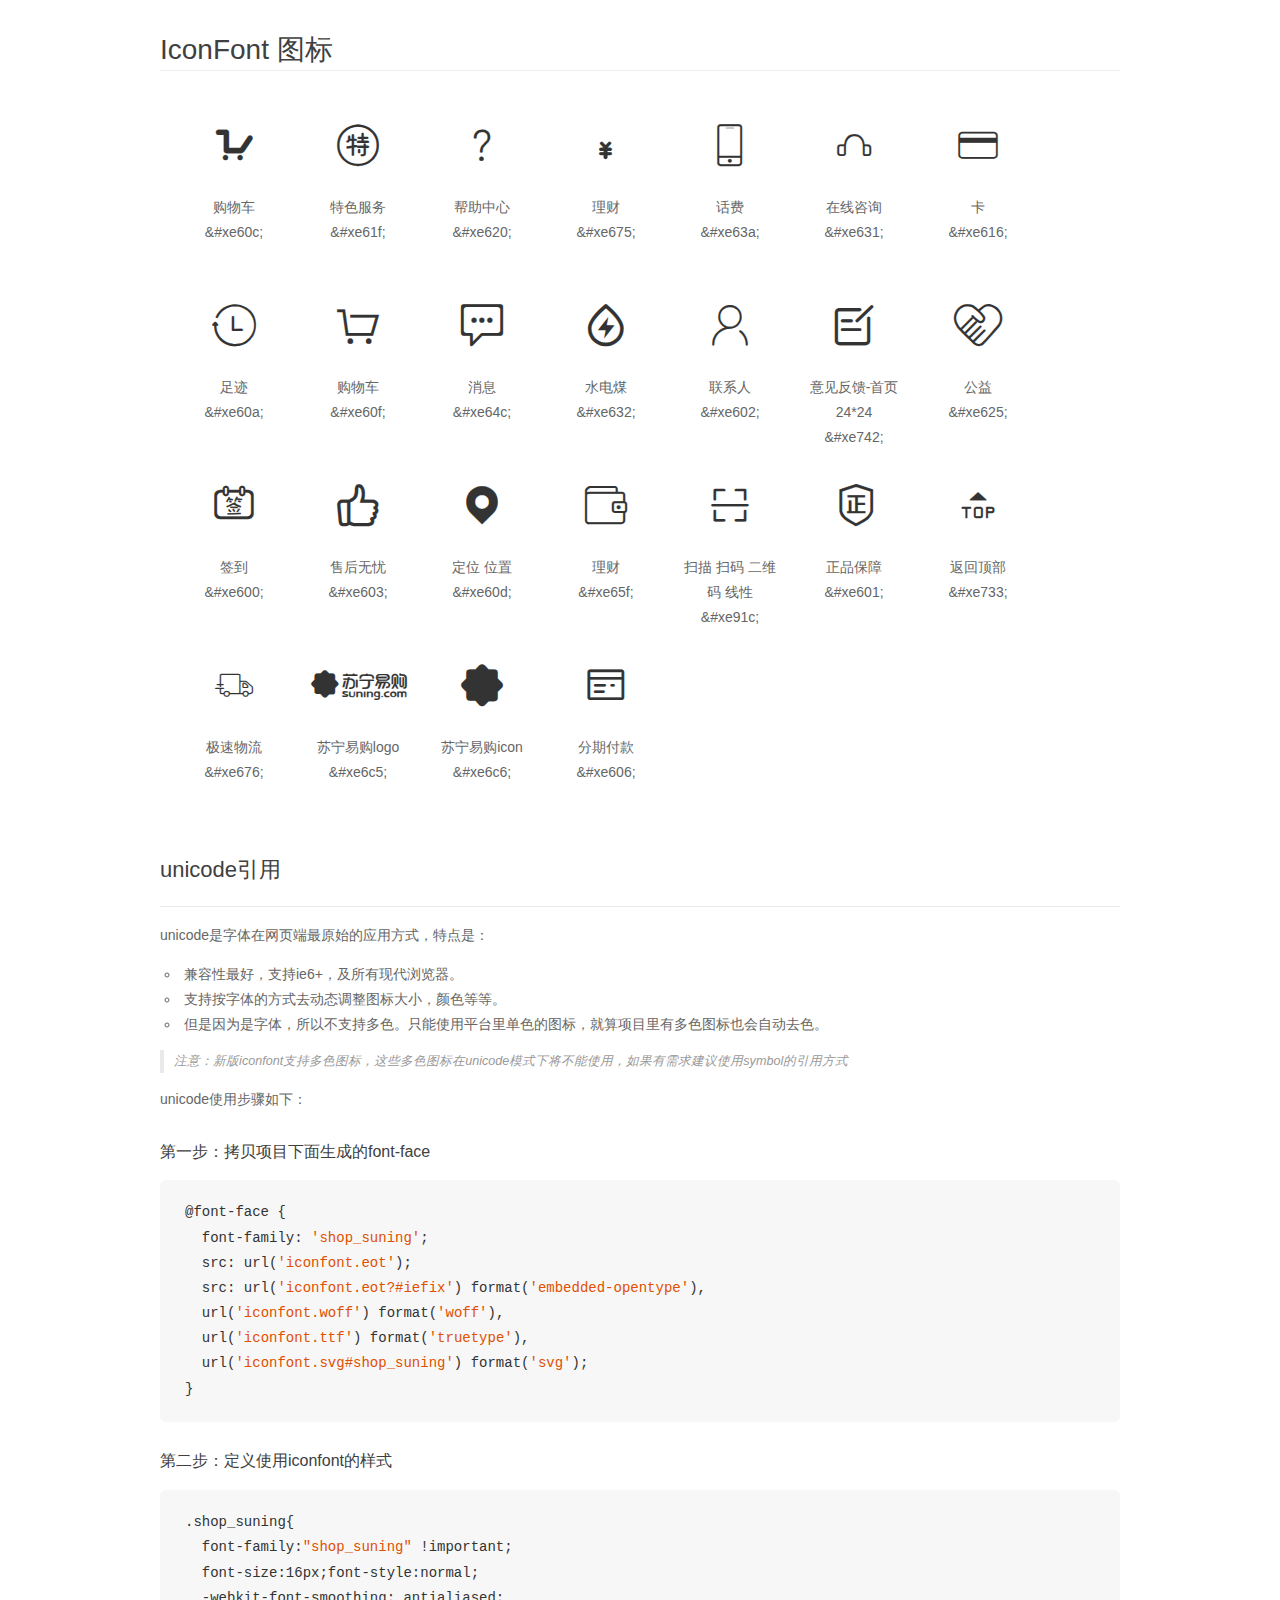
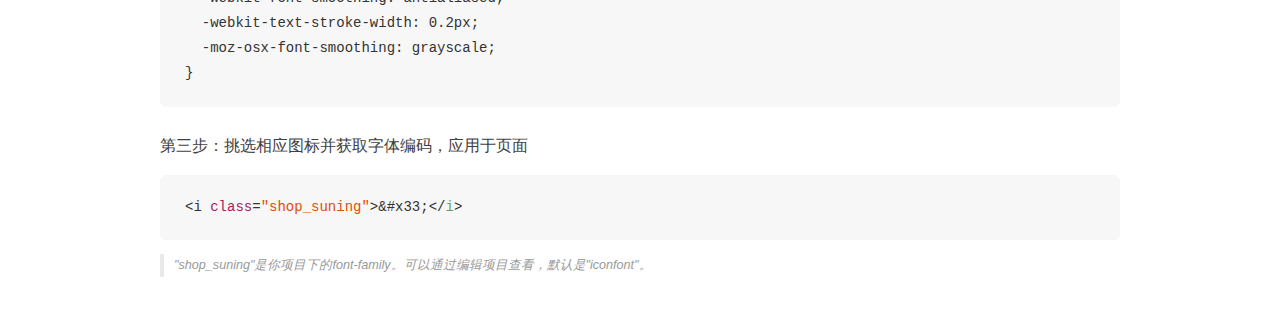
<file: businessWeb/iconfont/iconfont.html>
<!DOCTYPE html>
<html>
<head>
    <meta charset="utf-8"/>
    <title>IconFont</title>
    <link rel="stylesheet" href="demo.css">

    <style type="text/css">

        @font-face {font-family: "shop_suning";
          src: url('iconfont.eot'); /* IE9*/
          src: url('iconfont.eot#iefix') format('embedded-opentype'), /* IE6-IE8 */
          url('iconfont.woff') format('woff'), /* chrome, firefox */
          url('iconfont.ttf') format('truetype'), /* chrome, firefox, opera, Safari, Android, iOS 4.2+*/
          url('iconfont.svg#shop_suning') format('svg'); /* iOS 4.1- */
        }

        .shop_suning {
          font-family:"shop_suning" !important;
          font-size:16px;
          font-style:normal;
          -webkit-font-smoothing: antialiased;
          -webkit-text-stroke-width: 0.2px;
          -moz-osx-font-smoothing: grayscale;
        }

    </style>
</head>
<body>
    <div class="main markdown">
        <h1>IconFont 图标</h1>
        <ul class="icon_lists clear">
            
                <li>
                <i class="icon shop_suning">&#xe60c;</i>
                    <div class="name">购物车</div>
                    <div class="code">&amp;#xe60c;</div>
                </li>
            
                <li>
                <i class="icon shop_suning">&#xe61f;</i>
                    <div class="name">特色服务</div>
                    <div class="code">&amp;#xe61f;</div>
                </li>
            
                <li>
                <i class="icon shop_suning">&#xe620;</i>
                    <div class="name">帮助中心</div>
                    <div class="code">&amp;#xe620;</div>
                </li>
            
                <li>
                <i class="icon shop_suning">&#xe675;</i>
                    <div class="name">理财</div>
                    <div class="code">&amp;#xe675;</div>
                </li>
            
                <li>
                <i class="icon shop_suning">&#xe63a;</i>
                    <div class="name">话费</div>
                    <div class="code">&amp;#xe63a;</div>
                </li>
            
                <li>
                <i class="icon shop_suning">&#xe631;</i>
                    <div class="name">在线咨询</div>
                    <div class="code">&amp;#xe631;</div>
                </li>
            
                <li>
                <i class="icon shop_suning">&#xe616;</i>
                    <div class="name">卡</div>
                    <div class="code">&amp;#xe616;</div>
                </li>
            
                <li>
                <i class="icon shop_suning">&#xe60a;</i>
                    <div class="name">足迹</div>
                    <div class="code">&amp;#xe60a;</div>
                </li>
            
                <li>
                <i class="icon shop_suning">&#xe60f;</i>
                    <div class="name">购物车</div>
                    <div class="code">&amp;#xe60f;</div>
                </li>
            
                <li>
                <i class="icon shop_suning">&#xe64c;</i>
                    <div class="name">消息</div>
                    <div class="code">&amp;#xe64c;</div>
                </li>
            
                <li>
                <i class="icon shop_suning">&#xe632;</i>
                    <div class="name">水电煤</div>
                    <div class="code">&amp;#xe632;</div>
                </li>
            
                <li>
                <i class="icon shop_suning">&#xe602;</i>
                    <div class="name">联系人</div>
                    <div class="code">&amp;#xe602;</div>
                </li>
            
                <li>
                <i class="icon shop_suning">&#xe742;</i>
                    <div class="name">意见反馈-首页24*24</div>
                    <div class="code">&amp;#xe742;</div>
                </li>
            
                <li>
                <i class="icon shop_suning">&#xe625;</i>
                    <div class="name">公益</div>
                    <div class="code">&amp;#xe625;</div>
                </li>
            
                <li>
                <i class="icon shop_suning">&#xe600;</i>
                    <div class="name">签到</div>
                    <div class="code">&amp;#xe600;</div>
                </li>
            
                <li>
                <i class="icon shop_suning">&#xe603;</i>
                    <div class="name">售后无忧</div>
                    <div class="code">&amp;#xe603;</div>
                </li>
            
                <li>
                <i class="icon shop_suning">&#xe60d;</i>
                    <div class="name">定位 位置</div>
                    <div class="code">&amp;#xe60d;</div>
                </li>
            
                <li>
                <i class="icon shop_suning">&#xe65f;</i>
                    <div class="name">理财</div>
                    <div class="code">&amp;#xe65f;</div>
                </li>
            
                <li>
                <i class="icon shop_suning">&#xe91c;</i>
                    <div class="name">扫描 扫码 二维码 线性</div>
                    <div class="code">&amp;#xe91c;</div>
                </li>
            
                <li>
                <i class="icon shop_suning">&#xe601;</i>
                    <div class="name">正品保障</div>
                    <div class="code">&amp;#xe601;</div>
                </li>
            
                <li>
                <i class="icon shop_suning">&#xe733;</i>
                    <div class="name">返回顶部</div>
                    <div class="code">&amp;#xe733;</div>
                </li>
            
                <li>
                <i class="icon shop_suning">&#xe676;</i>
                    <div class="name">极速物流</div>
                    <div class="code">&amp;#xe676;</div>
                </li>
            
                <li>
                <i class="icon shop_suning">&#xe6c5;</i>
                    <div class="name">苏宁易购logo</div>
                    <div class="code">&amp;#xe6c5;</div>
                </li>
            
                <li>
                <i class="icon shop_suning">&#xe6c6;</i>
                    <div class="name">苏宁易购icon</div>
                    <div class="code">&amp;#xe6c6;</div>
                </li>
            
                <li>
                <i class="icon shop_suning">&#xe606;</i>
                    <div class="name">分期付款</div>
                    <div class="code">&amp;#xe606;</div>
                </li>
            
        </ul>
        <h2 id="unicode-">unicode引用</h2>
        <hr>

        <p>unicode是字体在网页端最原始的应用方式，特点是：</p>
        <ul>
        <li>兼容性最好，支持ie6+，及所有现代浏览器。</li>
        <li>支持按字体的方式去动态调整图标大小，颜色等等。</li>
        <li>但是因为是字体，所以不支持多色。只能使用平台里单色的图标，就算项目里有多色图标也会自动去色。</li>
        </ul>
        <blockquote>
        <p>注意：新版iconfont支持多色图标，这些多色图标在unicode模式下将不能使用，如果有需求建议使用symbol的引用方式</p>
        </blockquote>
        <p>unicode使用步骤如下：</p>
        <h3 id="-font-face">第一步：拷贝项目下面生成的font-face</h3>
        <pre><code class="lang-js hljs javascript">@font-face {
  font-family: <span class="hljs-string">'shop_suning'</span>;
  src: url(<span class="hljs-string">'iconfont.eot'</span>);
  src: url(<span class="hljs-string">'iconfont.eot?#iefix'</span>) format(<span class="hljs-string">'embedded-opentype'</span>),
  url(<span class="hljs-string">'iconfont.woff'</span>) format(<span class="hljs-string">'woff'</span>),
  url(<span class="hljs-string">'iconfont.ttf'</span>) format(<span class="hljs-string">'truetype'</span>),
  url(<span class="hljs-string">'iconfont.svg#shop_suning'</span>) format(<span class="hljs-string">'svg'</span>);
}
</code></pre>
        <h3 id="-iconfont-">第二步：定义使用iconfont的样式</h3>
        <pre><code class="lang-js hljs javascript">.shop_suning{
  font-family:<span class="hljs-string">"shop_suning"</span> !important;
  font-size:<span class="hljs-number">16</span>px;font-style:normal;
  -webkit-font-smoothing: antialiased;
  -webkit-text-stroke-width: <span class="hljs-number">0.2</span>px;
  -moz-osx-font-smoothing: grayscale;
}
</code></pre>
        <h3 id="-">第三步：挑选相应图标并获取字体编码，应用于页面</h3>
        <pre><code class="lang-js hljs javascript">&lt;i <span class="hljs-class"><span class="hljs-keyword">class</span></span>=<span class="hljs-string">"shop_suning"</span>&gt;&amp;#x33;<span class="xml"><span class="hljs-tag">&lt;/<span class="hljs-name">i</span>&gt;</span></span></code></pre>

        <blockquote>
        <p>"shop_suning"是你项目下的font-family。可以通过编辑项目查看，默认是"iconfont"。</p>
        </blockquote>
    </div>


</body>
</html>
</file>
<file: businessWeb/css/detail.css>
*{
	margin:0;
	padding:0;
}
h1, h2, h3, h4, h5, h6,b{
	font-weight:normal;
}
ul,li{
	list-style: none;
}
input{
	border:none;
}
a{
	text-decoration:none;
}
b{
	font-weight:normal;
}
i,b{
	font-style:normal;
}
img{
	border-style:none;
}
.nav{
	width:100%;
	height:36px;
	background:#f5f5f5;
	border-bottom:solid 1px #eeeeee;
	border-top:solid 1px #eeeeee;
}
.nav_con{
	width:1170px;
	height:36px;
	margin:0 auto;
}
.nav_con .nav_L{
	float:left;
}
.nav_con .nav_R{
	float:right;
}
.nav_con li{
	display:block;
	font-size:12px;
	color:#666666;
	line-height:36px;
	padding:0 10px;
	float:left;
}
.nav_con .nav_R li{
	padding:0 5px;
}
.nav_con li a{
	color:#666666;
}
.nav_con li i{
	display:block;
	font-size:12px;
	color:#bbbbbb;
	line-height:30px;
	margin-top:6px;
	float:right;
	transition: all 0.6s ease;
}
.nav_con li b{
	display:inline-block;
	font-size:16px;
	color:#ffaa00; 
}
.nav_con .nav_R li b{
	color:#ff6600;
}
.nav_con .nav_R li p{
	display:inline-block;
	color:#ff6600;
}
.nav_con li a:hover{
	color:#ff6600;
}
.nav_con .xiala:hover i{
	transform:rotate(180deg);
	transform:translateY(-6px)
	margin-bottom:6px;
}
.nav_con .xiala:hover{
	background:#fff;
	border:solid 1px #eeeeee;
	border-bottom:none;
}
.nav_con .xiala{
	position:relative;
}
.nav_con .nav_R .color a{
	color:#ff6600;
}
.nav_con .nav_L .daohangbiao{
	position:absolute;
	left:-1px;
	top:36px;
	width:300px;
	height:330px;
	border:solid 1px #eeeeee;
	border-top:none;
	display:none;
}
.nav_con .xiala:hover .daohangbiao{
	display:block;
}
.header{
	width:1170px;
	height:110px;
	margin:0 auto;
}
.header a{
	display:block;
	float:left;
}
.header a img{
	display:block;
	width:192px;
	height:90px;
}
.header_R{
	float:right;
	margin-right:280px;
}
.header_R .sousuo{
	width:550px;
	height:38px;
	margin-top:28px;
}
.header_R .sousuo input{
	width:390px;
	height:34px;
	border:solid 2px #ff5500; 
	border-left:none;
	outline:none;
}
.header_R .sousuo span{
	width:36px;
	height:34px;
	border:solid 2px #ff5500; 
	border-right:none;
	font-size:14px;38px;
	text-align:center;
	line-height:34px;
	color:#cccccc;
	float:left;
}
.header_R .sousuo button{
	width:120px;
	height:38px;
	background:#ff5500;
	border:none;
	font-size:12px;
	color:#fff;
	text-align:center;
	line-height:38px;
	float:right;
}
.header_R .sousuo_kind li{
	display:block;
	font-size:12px;
	color:#999999;
	line-height:14px;
	padding:0 10px;
	margin-top:10px;
	border-right:solid 1px #999999;
	float:left;
}
.header_R .sousuo_kind li:first-child{
	padding-left:0;
}
.header_R .sousuo_kind li:last-child{
	border-right:none;
}
.header_R .sousuo_kind li:hover{
	color:#ff6600;
	cursor: pointer;
}
.all{
	width:1190px;
	height:40px;
	margin:0 auto;
}
.all .all_shop,.all_tit{
	float:left;
}
.all .all_shop{
	width:190px;
	height:40px;
	background:#ff9900;
}
.all .all_shop a{
	display:block;
	font-size:14px;
	color:#fff;
	line-height:40px;
	font-weight:bolder;
}
.all .all_shop a i{
	display:inline-block;
	font-size:14px;
	color:#fff;
	line-height:40px;
	font-weight:bolder;
	margin:0 8px;
}
.all .all_tit li{
	float:left;
	display:block;
	margin-left:20px;
}
.all .all_tit li a{
	display:block;
	font-size:14px;
	color:#333;
	font-weight:bolder;
	line-height:40px;
}
.all .all_tit li a i{
	color:red;
}
.all .all_tit li:hover a{
	color:#ff6600;
}
.title{
	width:100%;
	height:40px;
	background:#f5f5f5;
	border-top:solid 2px #000000;
	margin-bottom:10px;
}
.title .title_con{
	width:1170px;
	height:40px;
	margin:0 auto;
}
.title .title_con a{
	display:inline-block;
	font-size:12px;
	color:#666;
	padding:4px 8px;
	margin-top:6px;
}
.title .title_con .change{
	background:#fff;
	border:solid 1px #999;
}
.detail{
	/*position: relative;*/
	width:1170px;
	height:716px;
	margin:0 auto;
}
.detail .box {
      width:440px;
      height:716px;
}
.detail .show-image {
      position: relative;
      width: 438px;
      height:438px;
      font-size: 0;
      border: 1px solid #ccc;
      overflow: hidden;
}
.detail .show-image img {
	display:block;
      width: 438px;
      height: 438px;
    }
.detail .filter {
      position: absolute;
      left: 0px;
      top:0;
      width: 150px;
      height: 150px;
      background: rgba(233,159,4,0.6);
      cursor: move;
      display: none;
}
.img-box{
	margin:10px;
}
.img-box>li {
      display: inline-block;
      border: 1px solid transparent;
    }
.img-box li img{
      max-width: 100%;
      max-height: 100%;
}
.img-box>li:hover,
.img-box>li.active {
      border: 1px solid #ff5500;
}
.show-big-image {
      position:absolute;
      left:567px;
      top:240px;
      width: 438px;
      height: 438px;
      overflow: hidden;
      background:#fff;
      border: 1px solid #eee;
      display: none;
    }
.show-big-image img {
    position: absolute;
    left: 0;
    top: 0;
    width:880px;
}
.fenxiang a{
	display:inline-block;
	font-size:12px;
	color:#999999;
	padding:5px;
}
.fenxiang a:hover{
	color:#ff6600;
}
.detail .box,.xinxi,.see{
	float:left;
} 
.detail .xinxi {
      width:529px;
      height:716px;
      border-right:solid 1px #ccc;
}
.detail .xinxi .xinxi-tit{
	display:block;
	width:529px;
	margin-top:15px;
}
.detail .xinxi .xinxi-tit i{
	display:inline-block;
	font-size:12px;
	color:#fff;
	background:#ff6600;
	padding:3px;
	margin-left:10px;
}
.detail .xinxi .xinxi-tit b{
	display:inline-block;
	font-size:12px;
	color:#ff6600;
	border:solid 1px #ff6600;
	padding:2px;
	margin-right:5px;
}
.detail .xinxi .xinxi-tit p{
	display:inline-block;
	font-size:16px;
	color:#333;
}
.detail .xinxi .youhui{
	display:block;
	width:529px;
}
.detail .xinxi .youhui b{
	display:inline-block;
	font-size:12px;
	color:#ff6600;
	padding:5px 10px;
}
.detail .xinxi .youhui p{
	display:inline-block;
	font-size:12px;
	color:#3388df;
}
.detail .xinxi .youhui p:hover{
	color:#ff6600;
}
.detail .xinxi .xinxi-price{
	width:509px;
	height:200px;
	margin:10px;
	background:#f5f5f5;
}
.detail .xinxi .xinxi-price .yigoujia{
	display:block;
	width:509px;
	height:50px;
}
.detail .xinxi .xinxi-price .yigoujia p{
	display:inline-block;
	font-size:12px;
	color:#999;
	line-height:50px;
	padding:0px 20px;	
}
.detail .xinxi .xinxi-price .yigoujia i{
	display:inline-block;
	font-size:12px;
	color:#ee0000;	
}
.detail .xinxi .xinxi-price .yigoujia b{
	display:inline-block;
	font-size:18px;
	color:#ee0000;	
	padding-right: 10px;
}
.detail .xinxi .xinxi-price .yigoujia a{
	display:inline-block;
	font-size:12px;
	color:#666;	
	text-decoration: underline;
}
.detail .xinxi .xinxi-price .yigoujia a:hover{
	color:#ff6600;	
}
.detail .xinxi .xinxi-price .super{
	display:block;
	font-size:12px;
	color:#333;
	height:50px;
	width:425px;
	padding-left:84px;
}
.detail .xinxi .xinxi-price .super i{
	display:inline-block;
	font-size:16px;
	color:#ffc18b;
	background:#000000;
	padding:3px;
	margin-right:8px;
}
.detail .xinxi .xinxi-price .super a{
	display:inline-block;
	font-size:12px;
	color:#3388dd;
	margin-left:20px;
}
.detail .xinxi .xinxi-price .super a:hover{
	text-decoration: underline;
}
.detail .xinxi .xinxi-price .cuxiao{
	display:block;
	height:50px;
	width:509px;
}
.detail .xinxi .xinxi-price .cuxiao p{
	display:inline-block;
	font-size:12px;
	color:#999;
	line-height:50px;
	padding:0px 25px;	
}
.detail .xinxi .xinxi-price .cuxiao b{
	display:inline-block;
	height:24px;
	width:50px;
	font-size:12px;
	color:#ff6600;
	border:solid 1px #ff6600;
	margin-right:5px;
	text-align:center;
	line-height:24px;
}
.detail .xinxi .xinxi-price .cuxiao a{
	display:inline-block;
	font-size:12px;
	color:#3388dd;
	margin-left:10px;
}
.detail .xinxi .xinxi-price .cuxiao a:hover{
	color:#ff6600;
	text-decoration: underline;
}
.detail .xinxi .weight{
	width:509px;
	height:100px;
	margin-left:10px;
	border-bottom:dashed 1px #ccc;
}
.detail .xinxi .weight a{
	display:block;
	font-size:12px;
	color:#333;
	padding-left:20px;
	padding-top:20px;
}
.detail .xinxi .weight a i{
	display:inline-block;
	font-size:16px;
	color:#ff6700;
	padding-right:10px;
}
.detail .xinxi .weight p{
	display:block;
	font-size:12px;
	color:#999;
	padding:20px 10px;
	float:left;	
}
.detail .xinxi .add{
	width:509px;
	height:200px;
	margin-left:10px;
	border-bottom:dashed 1px #ccc;
}
.detail .xinxi .add .add-num{
	width:480px;
	height:80px;
	margin:10px;
}
.detail .xinxi .add .add-num p{
	display:inline-block; 
	font-size:12px;
	color:#999;
	padding-top:30px;
	margin-right:12px;
}
.detail .xinxi .add .add-num button{
	display:inline-block; 
	width:15px;
	height:25px;
	background:#f1f1f1;
	font-size:12px;
	color:#666;
	text-align:center;
	line-height:25px;
	border:solid 1px #666;
	margin:3px;
}
.detail .xinxi .add .add-num .count{
	display:inline-block; 
	width:25px;
	height:25px;
	font-size:12px;
	color:#666;
	text-align:center;
	line-height:25px;
	border:solid 1px #666;
}
.detail .xinxi .add .add-car{
	width:440px;
	height:70px;
	margin:10px auto;
}
.detail .xinxi .add .add-car button{
	display:inline-block;
	font-size:16px;
	color:#fff;
	margin:5px;
	border:none;
	outline:none;
}
.detail .xinxi .add .add-car .buy{
	background:#663200;
	padding:10px 20px;
}
.detail .xinxi .add .add-car .car{
	background:#ff6600;
	padding:10px;
}
.detail .xinxi .add .add-car .car i{
	padding-right:5px;
	font-size:20px;
}
.detail .xinxi .add .add-car .erweima{
	position:relative;
	display:inline-block;
	font-size:12px;
	color:#666;
	padding:12px;
	margin:5px;
	border:solid 1px #ccc;
}
.detail .xinxi .add .add-car .erweima img{
	position:absolute;
	display:block;
	top:40px;
	left:-1px;
	border:solid 1px #ccc;
	border-top:none;
	width:96px;
	height:100px;
	padding:20px;
	display:none;
}
.detail .xinxi .add .add-car .erweima:hover img{
	display:block;
	background:#fff;
}
.detail .xinxi .add .add-car .erweima i{
	font-size:16px;
	color:#333;
	margin:0 5px;
}
.detail .xinxi .ser p{
	position:relative;
	display:inline-block;
	margin:10px;
	font-size:12px;
	color:#999;
}
.detail .xinxi .ser p a{
	color:#333;
}
.detail .xinxi .ser p i{
	font-size:16px;
	color:#a98c81;
}
.detail .xinxi .ser p b{
	position: absolute;
	left:-50px;
	top:30px;
	display:block;
	padding:5px 10px;
	font-size:12px;
	color:#333;
	border:solid 1px #ff6600;
	display:none;
}
.detail .xinxi .ser p:hover a{
	color:#ff6600;
	text-decoration: underline;
}
.detail .xinxi .ser p:hover b{
	display:block;
}
.detail .see {
      width:200px;
      height:716px;
}
.detail .see .see-tit{
      width:200px;
      height:26px;
      font-size:12px;
      color:#666;
      line-height:26px;
      text-align:center;
}
.detail .see .see-pic{
      width:200px;
      height:230px;
}
.detail .see .see-pic img{
      width:180px;
      height:160px;
      padding:10px;
}
.detail .see .see-pic p{
      font-size:12px;
      color:#666;
      line-height:16px;
}
.detail .see .see-pic p i{
      display:inline-block;
      width:28px;
      height:16px;
      background:#ff6600;
      font-size:12px;
      color:#fff;
      text-align:center;
      line-height:16px;
      margin:0 10px;
}
.detail .see .see-pic b{
      display:inline-block;
      font-size:12px;
      color:#ff6600;
      margin:10px;
}
</file>
<file: businessWeb/css/footer.css>
*{
	margin:0;
	padding:0;
}
h1, h2, h3, h4, h5, h6,b{
	font-weight:normal;
}
ul,li{
	list-style: none;
}
input{
	border:none;
}
a{
	text-decoration:none;
}
b{
	font-weight:normal;
}
i,b{
	font-style:normal;
}
img{
	border-style:none;
}
.service{
	width:100%;
	height:280px;
	background:#f5f5f5;
	border-top:solid 1px #e7e7e7;
}
.service_con{
	width:1180px;
	height:280px;
	margin:0 auto;
}
.service_con .service_top{
	width:1180px;
	height:99px;
	border-bottom:solid 1px #e7e7e7;
}
.service_con .service_top .service_t{
	width:250px;
	height:99px;
	float:left;
}
.service_con .service_top .service_change{
	width:180px;
}
.service_con .service_top .ima{
	display:block;
	width:60px;
	height:99px;
}
.service_con .service_top .ima a{
	display:block;
	width:48px;
	height:48px;
	border-radius:50%;
	background:#ffa90a;
	margin-top:12px;
}
.service_con .service_top .ima a i{
	display:block;
	font-size:34px;
	color:#fff;
	text-align:center;
	line-height:50px;
}
.service_con .service_t .word{
	display:block;
	width:190px;
	height:99px;
}
.service_con .service_change .word{
	width:120px;
}
.service_con .service_t .word a{
	display:block;
	width:190px;
	height:24px;
	font-size:12px;
	color:#333333;
	font-weight:bolder;
	line-height:24px;
	margin-top:12px;
}
.service_con .service_change .word a{
	width:120px;
}
.service_con .service_t .word p{
	display:block;
	width:190px;
	height:24px;
	font-size:12px;
	color:#545454;
	line-height:24px;
}
.service_con .service_change .word p{
	width:120px;
}
.service_con .service_top .ima,.word{
	float:left;
}
.service_con .service_top .word a:hover{
	color:#ff5600;
}
.service_con .service_bottom{
	width:1180px;
	height:180px;
}
.service_con .service_b{
	width:210px;
	height:180px;
	float:left;
}
.service_con .service_b h5{
	display:block;
	width:210px;
	height:24px;
	font-size:14px;
	color:#545454;
	font-weight:bolder;
	line-height:24px;
	padding-top:10px;
}
.service_con .service_b span{
	display:block;
	width:210px;
	height:146px;
}
.service_con .service_b span a{
	display:block;
	width:210px;
	height:22px;
	font-size:12px;
	color:#545454;
	line-height:22px;
}
.service_con .service_dif{
	width:130px;
	height:180px;
	float:right;
}
.service_con .service_dif h5{
	display:block;
	width:130px;
	height:24px;
	font-size:14px;
	color:#545454;
	font-weight:bolder;
	line-height:24px;
	padding-top:10px;
}
.service_con .service_dif a{
	display:block;
	width:84px;
	height:146px;
	font-size:12px;
	color:#545454;
	line-height:20px;
}
.service_con .service_bottom a:hover{
	color:#ff5600;
}
.footer{
	width:818px;
	height:180px;
	margin:15px auto;
}
.footer_1,.footer_2,.footer_3,.footer_4,.footer_5{
	height:28px;	
}
.footer_1{
	margin-left:70px;
}
.footer_2{
	margin-left:30px;
}
.footer_4{
	margin-left:30px;
}
.footer_5{
	margin-left:103px;
}
.footer li{
	float:left;
}
.footer li a{
	display:block;
	font-size:12px;
	color:#666666;
	background:url(../images/foot.jpg) no-repeat center right;
	padding:6px 10px;
}
.footer .footer_3 a,.footer_4 a{
	display:block;
	font-size:12px;
	color:#999999;
	background:url(../images/foot.jpg) no-repeat center right;
	padding:6px 8px;
	float:left;
}
.footer .footer_3 a img{
	width:18px;
	height:16px;
	padding-right:5px;
}
.footer .footer_3 a img,.su{
	float:left;
}
.footer .nobd{
	background:none;
}
.footer .footer_3 .nobd{
	background:none;
}
.footer .footer_5 p{
	font-size:12px;
	color:#999999;
	line-height:28px;
}
.footer .footer_6{
	width:352px;
	height:24px;
	margin-top:6px;
	margin-left:233px;
}
.footer .footer_6 img{
	width:76px;
	height:24px;
	margin-right:8px;
}
</file>
<file: businessWeb/css/login.css>
*{
	margin:0;
	padding:0;
}
h1, h2, h3, h4, h5, h6,b{
	font-weight:normal;
}
ul,li{
	list-style: none;
}
input{
	border:none;
}
a{
	text-decoration:none;
}
img{
	border-style:none;
}

.header{
	width:1000px;
	height:100px;
	margin:0 auto;
}
.header a{
	float:left;
}
.header a img{
	width:194px;
	height:100px;
}
.header_R{
	position:relative;
	width:794px;
	height:100px;
	float:right;
}
.header_R p{
	width:792px;
	height:24px;
	margin-top:36px;
	font-size:12px;
	color:#333333;
	line-height:24px;
	text-align:center;
	border:solid 1px #fecd66;
	background:#fefff1;
}
.header_R span{
	position:absolute;
	right:0;
	bottom:0;
	width:164px;
	height:38px;
}
.header_R span i{
	width:18px;
	height:38px;
	font-size:18px;
	line-height:38px;
}
.header_R span b{
	width:136px;
	height:38px;
	font-size:12px;
	color:#333333;
	line-height:38px;
	float:right;
}
.banner{
	width:100%;
	height:570px;
	background:url(../images/login2.jpg);
	background-position:-560px 0;
}
.banner .banner_con{
	position:relative;
	width:1400px;
	height:570px;
}
.banner .login{
	position:absolute;	
	top:48px;
	right:214px;
	width:362px;
	height:410px;
	background:#fff;
}
.banner .login_head{
	width:362px;
	height:50px;
	border-bottom:solid 1px #eeeeee;
	margin-bottom:40px;
}
.banner .login_head a{
	display:block;
	width:181px;
	height:50px;
	font-size:16px;
	color:#333333;
	text-align:center;
	line-height:50px;
	float:left;
}
.banner .login_head .login_code{
	background:url(../images/login2_03.jpg) no-repeat center right;
}
.banner .login_head a:hover{
	color:#ff6600;
}
.banner .login_center{
	width:362px;
	height:215px;
}
.banner .login_center .input{
	width:310px;
	height:36px;
	border:solid 1px #dddddd;
	margin-bottom:20px;
	margin-left:25px;
}
.banner .login_center .input i{
	display:block;
	width:40px;
	height:36px;
	font-size:20px;
	color:#cccccc;
	text-align:center;
	line-height:36px;
	float:left;
}
.banner .login_center .input input{
	width:270px;
	height:36px;
	font-size:12px;
	color:#cccccc;
	line-height:36px;
	float:right;
}
.banner .login_message{
	width:310px;
	height:34px;
	padding-top:12px;
	margin-left:25px;
}
.banner .login_message .left{
	width:104px;
	height:34px;
	float:left;
}
.banner .login_message .left i{
	display:block;
	width:20px;
	height:34px;
	font-size:16px;
	color:#999999;
	line-height:34px;
	float:left;
}
.banner .login_message .left a{
	display:block;
	width:84px;
	height:34px;
	font-size:12px;
	color:#333333;
	line-height:34px;
	float:right;
}
.banner .login_message .left a:hover{
	color:#ff6600;
}
.banner .login_message .right{
	width:58px;
	height:34px;
	font-size:12px;
	color:#333333;
	line-height:34px;
	float:right;
}
.banner .login_message .right:hover{
	color:#ff6600;
}
.banner button{
	width:310px;
	height:40px;
	background:#ff6600;
	border-radius:4px;
	font-size:18px;
	font-weight:bolder;
	color:#fff;
	text-align:center;
	border:none;
	line-height:40px;
	margin-left:25px;
}
.banner .sup{
	width:310px;
	height:40px;
	margin-left:25px;
	font-size:12px;;
	text-align:center;
}
.banner .sup a{
	color:#333333;
}
.banner .sup a:hover{
	color:#ff6600;
}
.banner .login_foot{
	width:310px;
	height:64px;
	margin-left:25px;
}
.banner .login_foot .foot_1{
	width:310px;
	height:30px;
}
.banner .foot_1 .line{
	display:inline-block;
	width:91px;
	border-top:solid 1px #999999;
	vertical-align:middle;
}
.banner .foot_1 .tex{
	display:inline-block;
	width:118px;
	font-size:12px;
	text-align:center;
	color:#999999;
	vertical-align:middle;
}
.banner .login_foot .foot_2{
	width:310px;
	height:34px;
}
.banner .login_foot .foot_2 .account{
	background:url(../images/loginff_03.jpg) no-repeat center right;
	padding:2px 8px;
	float:left;
}
.banner .foot_2 .account i,p{
	float:left;
}
.banner .foot_2 .account i{
	font-size:18px;
	line-height:20px;
}
.banner .foot_2 .account p{
	font-size:12px;
	color:#333333;
	padding-left:5px;
}
.banner .foot_2 .qq i{
	color:#65a3de;
}
.banner .foot_2 .wx i{
	color:#51c332;
}
.banner .foot_2 .yfb i{
	color:#008ad9;
}
.banner .foot_2 .account:hover p{
	color:#ff6600; 
}
.footer{
	width:970px;
	height:130px;
	margin:15px auto;
}
.footer_1,.footer_2,.footer_3,.footer_4{
	height:28px;
}
.footer_1{
	margin-left:105px;
}
.footer_2{
	margin-left:86px;
}
.footer li{
	float:left;
}
.footer li a{
	display:block;
	font-size:12px;
	color:#666666;
	background:url(../images/foot.jpg) no-repeat center right;
	padding:6px 10px;
}
.footer .nobd{
	background:none;
}
.footer .footer_3 p{
	font-size:12px;
	color:#999999;
	line-height:28px;
}
.footer .footer_4{
	width:352px;
	height:24px;
	margin-top:6px;
	margin-left:309px;
}
.footer .footer_4 img{
	width:76px;
	height:24px;
	margin-right:8px;
}
</file>
<file: businessWeb/css/shop_car.css>
*{
	margin:0;
	padding:0;
}
h1, h2, h3, h4, h5, h6,b{
	font-weight:normal;
}
ul,li{
	list-style: none;
}
input{
	border:none;
}
a{
	text-decoration:none;
}
i{
	font-style:normal;
}
img{
	border-style:none;
}
.header{
	width:992px;
	height:90px;
	margin:0 auto;
}
.header a{
	display:block;
	float:left;
}
.header a img{
	display:block;
	width:192px;
	height:90px;
}
.header_R{
	float:right;
}
.header_R input{
	width:282px;
	height:34px;
	border:solid 2px #ff5500; 
	border-left:none;
	margin-top:28px;
	outline:none;
}
.header_R span{
	width:36px;
	height:34px;
	border:solid 2px #ff5500; 
	border-right:none;
	margin-top:28px;
	font-size:14px;38px;
	text-align:center;
	line-height:34px;
	color:#cccccc;
	float:left;
}
.header_R button{
	width:80px;
	height:38px;
	background:#ff5500;
	border:none;
	font-size:12px;
	color:#fff;
	text-align:center;
	line-height:38px;
	margin-top:28px;
	float:right;
}
.addr{
	width:992px;
	height:46px;
	margin:0 auto;
}
.addr span{
	display:block;
	float:left;
}
.addr .address{
	font-size:12px;
	color:#666666;
	line-height:46px;
}
.addr .address p{
	display:block;
	width:96px;
	height:22px;
	border:solid 1px #bbbbbb;
	font-size:12px;
	color:#333333;
	text-align:center;
	margin-top:11px;
	margin-left:7px;
	line-height:22px;
	float:right;
}
.addr .address p i{
	vertical-align:middle; ;
	color:#bbbbbb;
}
.addr .address p #shang{
	display:none;
}
.addr .login{
	font-size:12px;
	color:#333333;
	line-height:46px;
	padding-left:20px;
}
.addr .login button{
	display:block;
	width:60px;
	height:28px;
	margin:9px 10px;
	background:#ff6600;
	font-size:14px;
	color:#fff;
	border:none;
	outline:none;
	border-radius:3px;
	text-align:center;
	line-height:28px;
}
.addr .login p,button{
	float:left;
}
.content{
	width:992px;
	min-height:354px;
	margin:0 auto;
}
.content .choose_all{
	width:990px;
	height:32px;
	border:solid 1px #dddddd;
	border-top:solid 2px #dddddd;
}
.content .choose_btn{
	width:14px;
	height:14px;
	margin:9px 10px;
	background:#ffffff;
	border:solid 1px #dddddd;
	outline:none;
}
.content .choose_all p{
	display:block;
	height:32px;
	font-size:12px;
	color:#666666;
	line-height:32px;
	float:left;
}
.content .choose_all p:nth-child(2){
	width:190px;
}
.content .choose_all p:nth-child(3){
	width:170px;
}
.content .choose_all p:nth-child(4){
	width:134px;
}
.content .choose_all p:nth-child(5){
	width:120px;
}
.content .choose_all p:nth-child(6){
	width:124px;
}
.content .choose_all p:nth-child(7){
	width:118px;
}
.content .choose_all p:nth-child(8){
	width:100px;
}
.content .add_shop{
	width:992px;
	min-height:180px;
	margin-top:15px;
}
.content .add_shop .tit{
	width:992px;
	height:32px;
}
.content .add_shop .tit p{
	font-size:12px;
	color:#333;
	line-height:32px;
}
.content .add_shop .tit p i{
	color:#f4a61b;
	margin-right:5px;
}
.content .add_shop .tit button,p{
	float:left;
}
.content .add_shop .tit b{
	display:block;
	font-size:12px;
	color:#333;
	line-height:32px;
	margin-right:20px;
	float:right;	
}
.content .add_shop .message{
	width:990px;
	height:146px;
	background:#fffbf2;
	border:solid 1px #dddddd;
}
.content .add_shop .message .message_btn{
	width:68px;
	height:146px;
}
.content .add_shop .message .message_btn .choose_btn{
	margin-left:30px;
}
.content .add_shop .message .message_pic{
	width:80px;
	height:146px;
}
.content .add_shop .message .message_pic img{
	width:80px;
	height:80px;
	margin-top:15px;
}
.content .add_shop .message .message_tit{
	width:180px;
	height:146px;
	margin-left:15px;
}
.content .add_shop .message .message_tit p{
	display:block;
	width:180px;
	height:44px;
	font-size:12px;
	color:#333;
	line-height:22px;
	margin-top:15px;
	overflow:hidden;
}
.content .add_shop .message .message_tit span{
	display:block;
	width:180px;
	height:22px;
	font-size:12px;
	line-height:22px;
}
.content .add_shop .message .message_tit span button{
	background:#fffbf2;
	color:#60b6f0;
	border:none;
	outline:none;
	margin-top:20px;
}
.content .add_shop .message .jianjie{
	width:110px;
	height:90px;
	margin-left:30px;
}
.content .add_shop .message .jianjie p{
	display:block;
	width:90px;
	height:22px;
	font-size:12px;
	color:#999;
	line-height:22px;
	margin-top:15px;
	overflow:hidden;
}
.content .add_shop .message .price{
	width:70px;
	height:90px;
	margin-left:40px;
}
.content .add_shop .message .price p{
	display:block;
	width:60px;
	height:22px;
	font-size:12px;
	color:#333;
	line-height:22px;
	margin-top:15px;
}
.content .add_shop .message .mes_number{
	width:70px;
	height:22px;
	background:#fff;
	font-size:16px;
	color:#999;
	line-height:22px;
	border:solid 1px #999;
	margin-top:15px;
	margin-left:30px;
}
.content .add_shop .message .mes_number button{
	border:none;
	outline:none;
	width:22px;
	height:22px;
	font-size:16px;
	color:#999;
	background:#fff;
}
.content .add_shop .message .mes_number button,.count{
	float:left;
}
.content .add_shop .message .mes_number .count{
	width:26px;
	text-align:center;
	line-height:22px;
}
.content .add_shop .message .mes_priceAll{
	width:80px;
	height:22px;
	font-size:14px;
	color:#333;
	font-weight:bolder;
	line-height:22px;
	margin-top:15px;
	margin-left:70px;
}
.content .add_shop .message .mes_move{
	width:60px;
	height:60px;
	font-size:12px;
	color:#3999;
	line-height:22px;
	margin-top:15px;
	margin-left:30px;
}
.content .add_shop .message .mes_move button{
	border:none;
	outline:none;
	background:#fffbf2;
}

.content .add_shop .message .mes{
	float:left;
}
.content .end{
	width:990px;
	height:58px;
	border:solid 1px #dddddd;
	margin-top:28px;
}
.content .end .choose_btn{
	margin-top:22px;
}
.content .end .choose_all{
	width:62px;
	height:58px;
	font-size:12px;
	color:#333;
	line-height:58px;
	border:none;
	background:#fff;
	outline:none;
}
.content .end .choose_del{
	width:334px;
	height:58px;
	font-size:12px;
	color:#666;
	line-height:58px;
	border:none;
	background:#fff;
	outline:none;
}
.content .end .number{
	display:inline-block;
	width:226px;
	height:38px;
	margin-top:10px;
	border-right:solid 1px #dddddd;
}
.content .end .number p:nth-child(1){
	font-size:12px;
	color:#333;
}
.content .end .number p:nth-child(1) i{
	padding:0 3px;
	color:#ff6600;
	font-weight:bolder;
}
.content .end .number p:nth-child(2){
	font-size:12px;
	color:#999;
	padding-left:20px;
}
.content .end .total{
	width:120px;
	height:58px;
	background:#ff6600;
	font-size:18px;
	color:#fff;
	font-weight:bolder;
	text-align:center;
	line-height:58px;
	border:none;
	outline:none;
	float:right;
}
.content .end .price{
	display:block;
	width:183px;
	height:58px;
	padding:0 15px;
	float:right;
}
.content .end .price p:nth-child(1){
	font-size:12px;
	color:#333;
	line-height:30px;
}
.content .end .price p:nth-child(1) i{
	color:#ff6600;
}
.content .end .price p:nth-child(1) b{
	font-size:16px;
	color:#ff6600;
}
.content .end .price p:nth-child(2){
	font-size:12px;
	color:#999;
}
.like{
	margin:0 auto;
	width:992px;
	height:666px;
}
.like .like_H{
	width:992px;
	height:41px;
}
.like .like_H p{
	display:block;
	width:140px;
	height:40px;
	font-size:12px;
	font-weight:bolder;
	color:#333333;
	text-align:center;
	line-height:40px;
	border:solid 1px #dddddd;
	border-bottom:none;
	float:left;
}
.like .like_H span{
	display:block;
	width:850px;
	height:40px;
	border-bottom:solid 1px #dddddd;
	float:right;
}
.like .like_con{
	width:990px;
	height:624px;
	border:solid 1px #dddddd;
	border-top:none;
}
.like .like_con li{
	width:188px;
	height:300px;
	margin-left:48px;
	float:left;
}
.like .like_con li img{
	display:block;
	width:188px;
	height:160px;
	padding-top:15px;
}
.like .like_con li span{
	display:block;
	width:188px;
	height:24px;
	padding-top:15px;
}
.like .like_con li span p:nth-child(1){
	display:block;
	font-size:14px;
	color:#ff6657;
	line-height:24px;
	float:left;
}
.like .like_con li span p:nth-child(1) i{
	font-size:12px;
}
.like .like_con li span p:nth-child(2){
	display:block;
	font-size:12px;
	color:#999999;
	line-height:24px;
	float:right;
}
.like .like_con li span p:nth-child(2) i{
	color:#666666;
}
.like .like_con li .title{
	display:block;
	width:188px;
	height:48px;
	font-size:12px;
	color:#333333;
	line-height:24px;
	overflow:hidden;
}
.like .like_con li .title i{
	display:inline-block;
	width:36px;
	height:20px;
	background:#ff8600;
	margin-right:5px;
	font-size:12px;
	color:#fff;
	text-align:center;
	line-height:20px;
}
.like .like_con li button{
	width:186px;
	height:30px;
	background:#fff;
	margin-top:5px;
	font-size:12px;
	color:#333;
	text-align:center;
	line-height:20px;
	border:solid 1px #dddddd;
}
.like .like_con li button i{
	font-size:20px;
	color:#999;
	margin-right:5px;
	font-weight:bolder;
}
</file>
<file: businessWeb/css/sign.css>
*{
	margin:0;
	padding:0;
}
h1, h2, h3, h4, h5, h6,b{
	font-weight:normal;
}
ul,li{
	list-style: none;
}
input{
	border:none;
}
a{
	text-decoration:none;
}
img{
	border-style:none;
}
input{
	outline: none;
}
html{
	width:100%;
	height:100%;
	background:#f8f8f8;
}
.header{
	width:990px;
	height:86px;
	margin:0 auto;
}
.header_left{
	width:290px;
	height:86px;
	float:left;
}
.header_left a{
	width:190px;
	height:86px;
	float:left;
}
.header_left a img{
	width:190px;
	height:62px;
	padding-top:12px;
}
.header_left p{
	display:block;
	width:74px;
	height:86px;
	font-size:17px;
	color:#666666;
	line-height:86px;
	text-align:center;
	float:right;
}
.header_right{
	position:relative;
	width:130px;
	height:86px;
	float:right;
}
.header_right a{
	position:absolute;
	display:block;
	height:32px;
	width:130px;
	font-size:12px;
	color:#333333;
	text-align:center;
	line-height:32px;
	right:0;
	bottom:0;
}
.header_right a:hover{
	color:#f60105;
}
.center{
	width:990px;
	height:460px;
	border:1px solid #dddddd;
	border-top:3px solid #ff9900;
	margin:0 auto;
	background:#fff;
}
form{
	width:380px;
	height:380px;
	margin:45px auto;
}
form .gift{
	width:380px;
	height:20px;
}
form .gift i{
	width:20px;
	height:20px;
	font-size:18px;
	color:#ffaa00;
	float:left;
}
form .gift h1{
	display:block;
	width:356px;
	height:20px;
	font-size:16px;
	color:#222222;
	line-height:20px;
	float:right;
}
form .gift h1 b{
	color:#ff4400;
}
.phone{
	position:relative;
	width:378px;
	height:36px;
	border:solid 1px #cccccc;
	margin-top:15px;
	margin-bottom:25px;
}
.phone span{
	display:block;
	width:78px;
	height:36px;
	font-size:12px;
	color:#222222;
	margin-left:10px;
	line-height:36px;
	float:left;
}
.phone p{
	position:absolute;
	left:0;
	top:36px;
	font-size:12px;
	color:#ff6600;
}
.phone_number input,.password input{
	width:290px;
	height:36px;
	font-size:12px;
	color:#cdcdcd;
	line-height:36px;
	float:right;
}
.phone_code input{
	width:140px;
	height:36px;
	font-size:12px;
	color:#cdcdcd;
	line-height:36px;
	float:left;
}
.phone_code button{
	width:150px;
	height:36px;
	font-size:12px;
	color:#333333;
	background:#f5f5f5;
	text-align:center;
	line-height:36px;
	float:right;
	border:none;
	border-left:solid 1px #cccccc;
}
.agreement{
	width:380px;
	height:60px;
}
.agreement input{
	width:12px;
	height:12px;
	border:solid 1px #a9a9a9;
	background:#e5e5e5;
	margin-top:25px;
	float:left;
}
.agreement p{
	display:block;
	width:360px;
	height:60px;
	font-size:12px;
	color:#222222;
	line-height:60px;
	float:right;
}
.sign_btn{
	width:380px;
	height:60px;
	background:#ff6600;
	border-radius:2px;
	font-size:18px;
	color:#fff;
	text-align:center;
	border:none;
	line-height:60px;
}
.user_sign{
	width:380px;
	height:20px;
	margin-top:6px;
}
.user_sign i{
	width:20px;
	height:20px;
	font-size:18px;
	color:#ff6600;
}
.user_sign a{
	width:360px;
	height:20px;
	font-size:14px;
	color:#ff6600;
	line-height:20px;
}
.footer{
	width:818px;
	height:192px;
	margin:15px auto;
}
.footer_1,.footer_2,.footer_3,.footer_4,.footer_5{
	height:28px;	
}
.footer_1{
	margin-left:70px;
}
.footer_2{
	margin-left:30px;
}
.footer_4{
	margin-left:30px;
}
.footer_5{
	margin-left:103px;
}
.footer li{
	float:left;
}
.footer li a{
	display:block;
	font-size:12px;
	color:#666666;
	background:url(../images/foot.jpg) no-repeat center right;
	padding:6px 10px;
}
.footer .footer_3 a,.footer_4 a{
	display:block;
	font-size:12px;
	color:#999999;
	background:url(../images/foot.jpg) no-repeat center right;
	padding:6px 8px;
	float:left;
}
.footer .footer_3 a img{
	width:18px;
	height:16px;
	padding-right:5px;
}
.footer .footer_3 a img,p{
	float:left;
}
.footer .nobd{
	background:none;
}
.footer .footer_3 .nobd{
	background:none;
}
.footer .footer_5 p{
	font-size:12px;
	color:#999999;
	line-height:28px;
}
.footer .footer_6{
	width:352px;
	height:24px;
	margin-top:6px;
	margin-left:233px;
}
.footer .footer_6 img{
	width:76px;
	height:24px;
	margin-right:8px;
}
</file>
<file: businessWeb/iconfont/iconfont.css>
@font-face {font-family: "shop_suning";
  src: url('iconfont.eot?t=1538988394898'); /* IE9*/
  src: url('iconfont.eot?t=1538988394898#iefix') format('embedded-opentype'), /* IE6-IE8 */
  url('[data-uri]') format('woff'),
  url('iconfont.ttf?t=1538988394898') format('truetype'), /* chrome, firefox, opera, Safari, Android, iOS 4.2+*/
  url('iconfont.svg?t=1538988394898#shop_suning') format('svg'); /* iOS 4.1- */
}

.shop_suning {
  font-family:"shop_suning" !important;
  font-size:16px;
  font-style:normal;
  -webkit-font-smoothing: antialiased;
  -moz-osx-font-smoothing: grayscale;
}

.shop-iconfont08:before { content: "\e60c"; }

.shop-tesefuwu:before { content: "\e61f"; }

.shop-bangzhuzhongxin:before { content: "\e620"; }

.shop-licai:before { content: "\e675"; }

.shop-huafei:before { content: "\e63a"; }

.shop-shape64kaobei2:before { content: "\e631"; }

.shop-qia:before { content: "\e616"; }

.shop-zuji:before { content: "\e60a"; }

.shop-gouwuche:before { content: "\e60f"; }

.shop-xiaoxi:before { content: "\e64c"; }

.shop-shuidianmei:before { content: "\e632"; }

.shop-ren:before { content: "\e602"; }

.shop-yijianfankui:before { content: "\e742"; }

.shop-gongyi:before { content: "\e625"; }

.shop-qiandao:before { content: "\e600"; }

.shop-shouhouwuyou:before { content: "\e603"; }

.shop-dingweiweizhi:before { content: "\e60d"; }

.shop-huabanfuben:before { content: "\e65f"; }

.shop-saomiaosaomaerweimaxianxing:before { content: "\e91c"; }

.shop-301:before { content: "\e601"; }

.shop-fanhuidingbu:before { content: "\e733"; }

.shop-jisuwuliu:before { content: "\e676"; }

.shop-suningyigoulogo:before { content: "\e6c5"; }

.shop-suningyigouicon:before { content: "\e6c6"; }

.shop-fenqifukuan:before { content: "\e606"; }
</file>
<file: businessWeb/iconfont/demo.css>
*{margin: 0;padding: 0;list-style: none;}
/*
KISSY CSS Reset
理念：1. reset 的目的不是清除浏览器的默认样式，这仅是部分工作。清除和重置是紧密不可分的。
2. reset 的目的不是让默认样式在所有浏览器下一致，而是减少默认样式有可能带来的问题。
3. reset 期望提供一套普适通用的基础样式。但没有银弹，推荐根据具体需求，裁剪和修改后再使用。
特色：1. 适应中文；2. 基于最新主流浏览器。
维护：玉伯<lifesinger@gmail.com>, 正淳<ragecarrier@gmail.com>
 */

/** 清除内外边距 **/
body, h1, h2, h3, h4, h5, h6, hr, p, blockquote, /* structural elements 结构元素 */
dl, dt, dd, ul, ol, li, /* list elements 列表元素 */
pre, /* text formatting elements 文本格式元素 */
form, fieldset, legend, button, input, textarea, /* form elements 表单元素 */
th, td /* table elements 表格元素 */ {
  margin: 0;
  padding: 0;
}

/** 设置默认字体 **/
body,
button, input, select, textarea /* for ie */ {
  font: 12px/1.5 tahoma, arial, \5b8b\4f53, sans-serif;
}
h1, h2, h3, h4, h5, h6 { font-size: 100%; }
address, cite, dfn, em, var { font-style: normal; } /* 将斜体扶正 */
code, kbd, pre, samp { font-family: courier new, courier, monospace; } /* 统一等宽字体 */
small { font-size: 12px; } /* 小于 12px 的中文很难阅读，让 small 正常化 */

/** 重置列表元素 **/
ul, ol { list-style: none; }

/** 重置文本格式元素 **/
a { text-decoration: none; }
a:hover { text-decoration: underline; }


/** 重置表单元素 **/
legend { color: #000; } /* for ie6 */
fieldset, img { border: 0; } /* img 搭车：让链接里的 img 无边框 */
button, input, select, textarea { font-size: 100%; } /* 使得表单元素在 ie 下能继承字体大小 */
/* 注：optgroup 无法扶正 */

/** 重置表格元素 **/
table { border-collapse: collapse; border-spacing: 0; }

/* 清除浮动 */
.ks-clear:after, .clear:after {
  content: '\20';
  display: block;
  height: 0;
  clear: both;
}
.ks-clear, .clear {
  *zoom: 1;
}

.main {
  padding: 30px 100px;
width: 960px;
margin: 0 auto;
}
.main h1{font-size:36px; color:#333; text-align:left;margin-bottom:30px; border-bottom: 1px solid #eee;}

.helps{margin-top:40px;}
.helps pre{
  padding:20px;
  margin:10px 0;
  border:solid 1px #e7e1cd;
  background-color: #fffdef;
  overflow: auto;
}

.icon_lists{
  width: 100% !important;

}

.icon_lists li{
  float:left;
  width: 100px;
  height:180px;
  text-align: center;
  list-style: none !important;
}
.icon_lists .icon{
  font-size: 42px;
  line-height: 100px;
  margin: 10px 0;
  color:#333;
  -webkit-transition: font-size 0.25s ease-out 0s;
  -moz-transition: font-size 0.25s ease-out 0s;
  transition: font-size 0.25s ease-out 0s;

}
.icon_lists .icon:hover{
  font-size: 100px;
}



.markdown {
  color: #666;
  font-size: 14px;
  line-height: 1.8;
}

.highlight {
  line-height: 1.5;
}

.markdown img {
  vertical-align: middle;
  max-width: 100%;
}

.markdown h1 {
  color: #404040;
  font-weight: 500;
  line-height: 40px;
  margin-bottom: 24px;
}

.markdown h2,
.markdown h3,
.markdown h4,
.markdown h5,
.markdown h6 {
  color: #404040;
  margin: 1.6em 0 0.6em 0;
  font-weight: 500;
  clear: both;
}

.markdown h1 {
  font-size: 28px;
}

.markdown h2 {
  font-size: 22px;
}

.markdown h3 {
  font-size: 16px;
}

.markdown h4 {
  font-size: 14px;
}

.markdown h5 {
  font-size: 12px;
}

.markdown h6 {
  font-size: 12px;
}

.markdown hr {
  height: 1px;
  border: 0;
  background: #e9e9e9;
  margin: 16px 0;
  clear: both;
}

.markdown p,
.markdown pre {
  margin: 1em 0;
}

.markdown > p,
.markdown > blockquote,
.markdown > .highlight,
.markdown > ol,
.markdown > ul {
  width: 80%;
}

.markdown ul > li {
  list-style: circle;
}

.markdown > ul li,
.markdown blockquote ul > li {
  margin-left: 20px;
  padding-left: 4px;
}

.markdown > ul li p,
.markdown > ol li p {
  margin: 0.6em 0;
}

.markdown ol > li {
  list-style: decimal;
}

.markdown > ol li,
.markdown blockquote ol > li {
  margin-left: 20px;
  padding-left: 4px;
}

.markdown code {
  margin: 0 3px;
  padding: 0 5px;
  background: #eee;
  border-radius: 3px;
}

.markdown pre {
  border-radius: 6px;
  background: #f7f7f7;
  padding: 20px;
}

.markdown pre code {
  border: none;
  background: #f7f7f7;
  margin: 0;
}

.markdown strong,
.markdown b {
  font-weight: 600;
}

.markdown > table {
  border-collapse: collapse;
  border-spacing: 0px;
  empty-cells: show;
  border: 1px solid #e9e9e9;
  width: 95%;
  margin-bottom: 24px;
}

.markdown > table th {
  white-space: nowrap;
  color: #333;
  font-weight: 600;

}

.markdown > table th,
.markdown > table td {
  border: 1px solid #e9e9e9;
  padding: 8px 16px;
  text-align: left;
}

.markdown > table th {
  background: #F7F7F7;
}

.markdown blockquote {
  font-size: 90%;
  color: #999;
  border-left: 4px solid #e9e9e9;
  padding-left: 0.8em;
  margin: 1em 0;
  font-style: italic;
}

.markdown blockquote p {
  margin: 0;
}

.markdown .anchor {
  opacity: 0;
  transition: opacity 0.3s ease;
  margin-left: 8px;
}

.markdown .waiting {
  color: #ccc;
}

.markdown h1:hover .anchor,
.markdown h2:hover .anchor,
.markdown h3:hover .anchor,
.markdown h4:hover .anchor,
.markdown h5:hover .anchor,
.markdown h6:hover .anchor {
  opacity: 1;
  display: inline-block;
}

.markdown > br,
.markdown > p > br {
  clear: both;
}


.hljs {
  display: block;
  background: white;
  padding: 0.5em;
  color: #333333;
  overflow-x: auto;
}

.hljs-comment,
.hljs-meta {
  color: #969896;
}

.hljs-string,
.hljs-variable,
.hljs-template-variable,
.hljs-strong,
.hljs-emphasis,
.hljs-quote {
  color: #df5000;
}

.hljs-keyword,
.hljs-selector-tag,
.hljs-type {
  color: #a71d5d;
}

.hljs-literal,
.hljs-symbol,
.hljs-bullet,
.hljs-attribute {
  color: #0086b3;
}

.hljs-section,
.hljs-name {
  color: #63a35c;
}

.hljs-tag {
  color: #333333;
}

.hljs-title,
.hljs-attr,
.hljs-selector-id,
.hljs-selector-class,
.hljs-selector-attr,
.hljs-selector-pseudo {
  color: #795da3;
}

.hljs-addition {
  color: #55a532;
  background-color: #eaffea;
}

.hljs-deletion {
  color: #bd2c00;
  background-color: #ffecec;
}

.hljs-link {
  text-decoration: underline;
}

pre{
  background: #fff;
}
</file>
